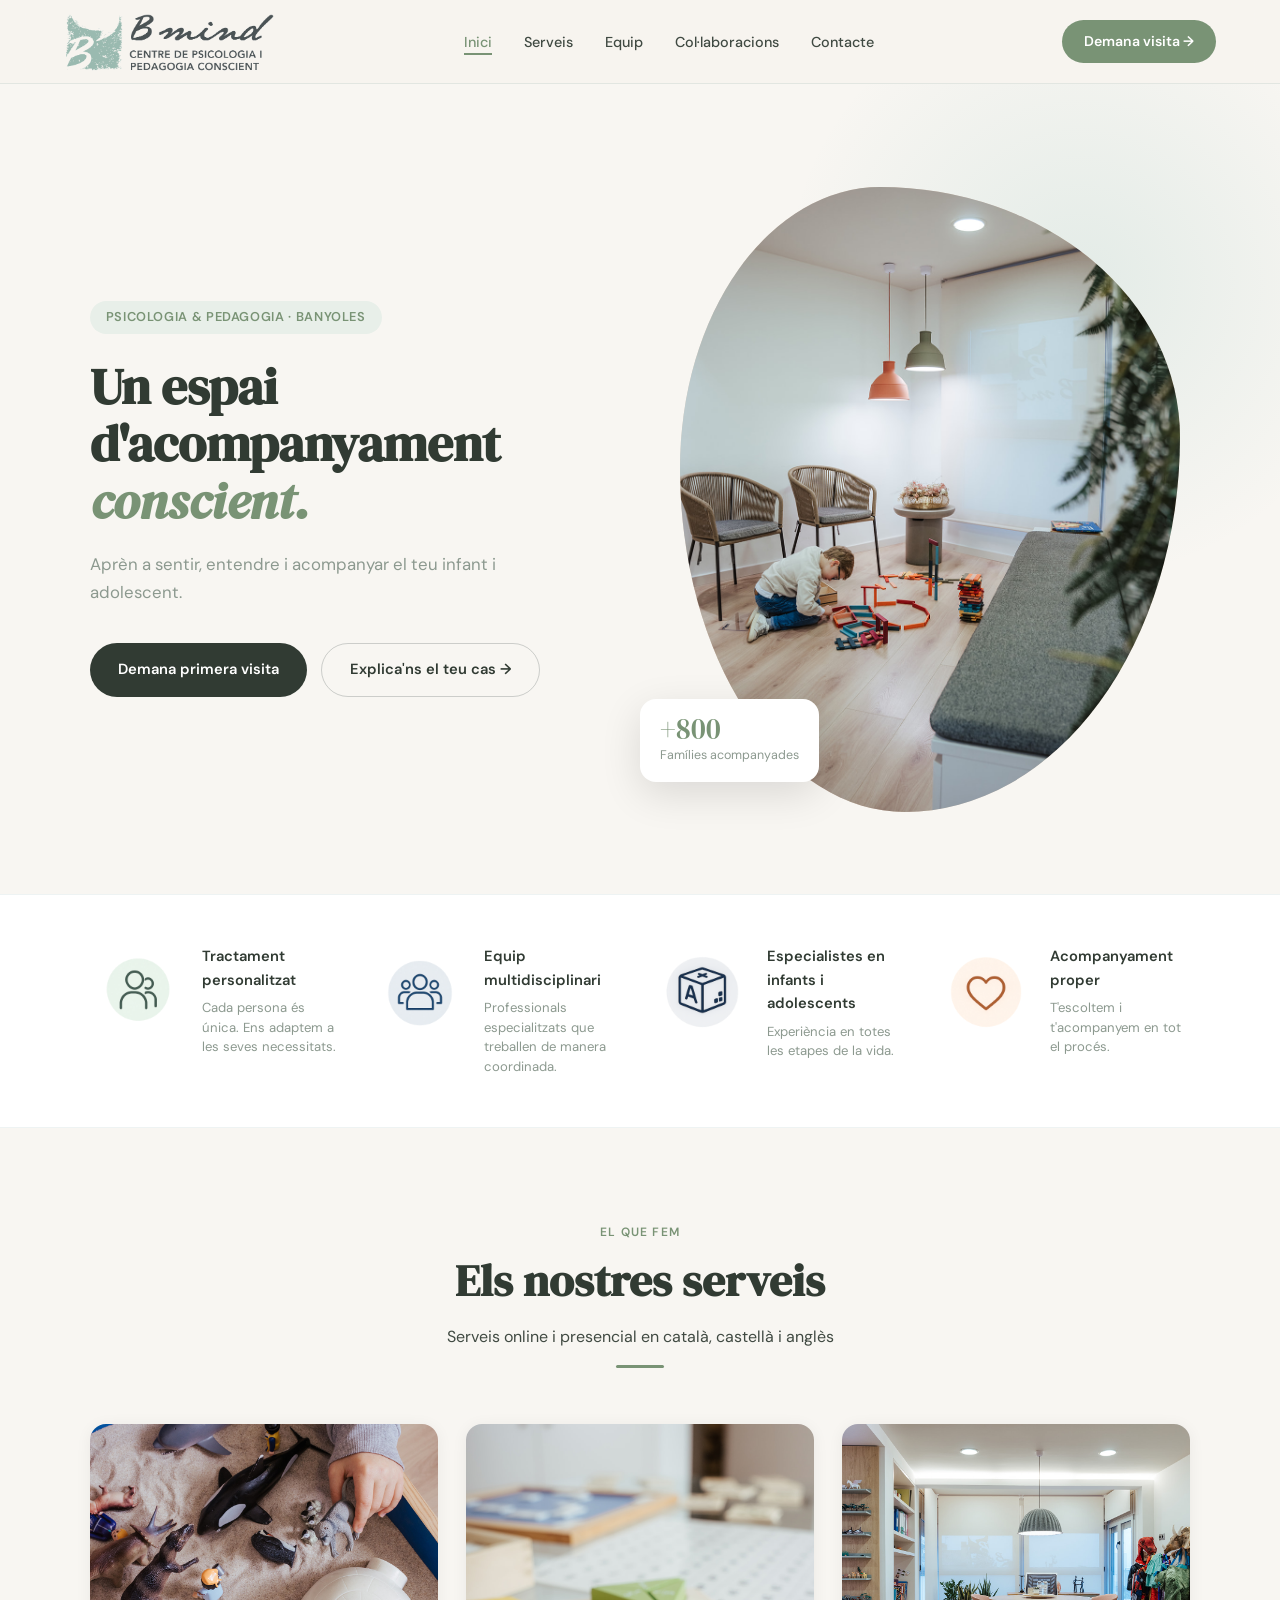
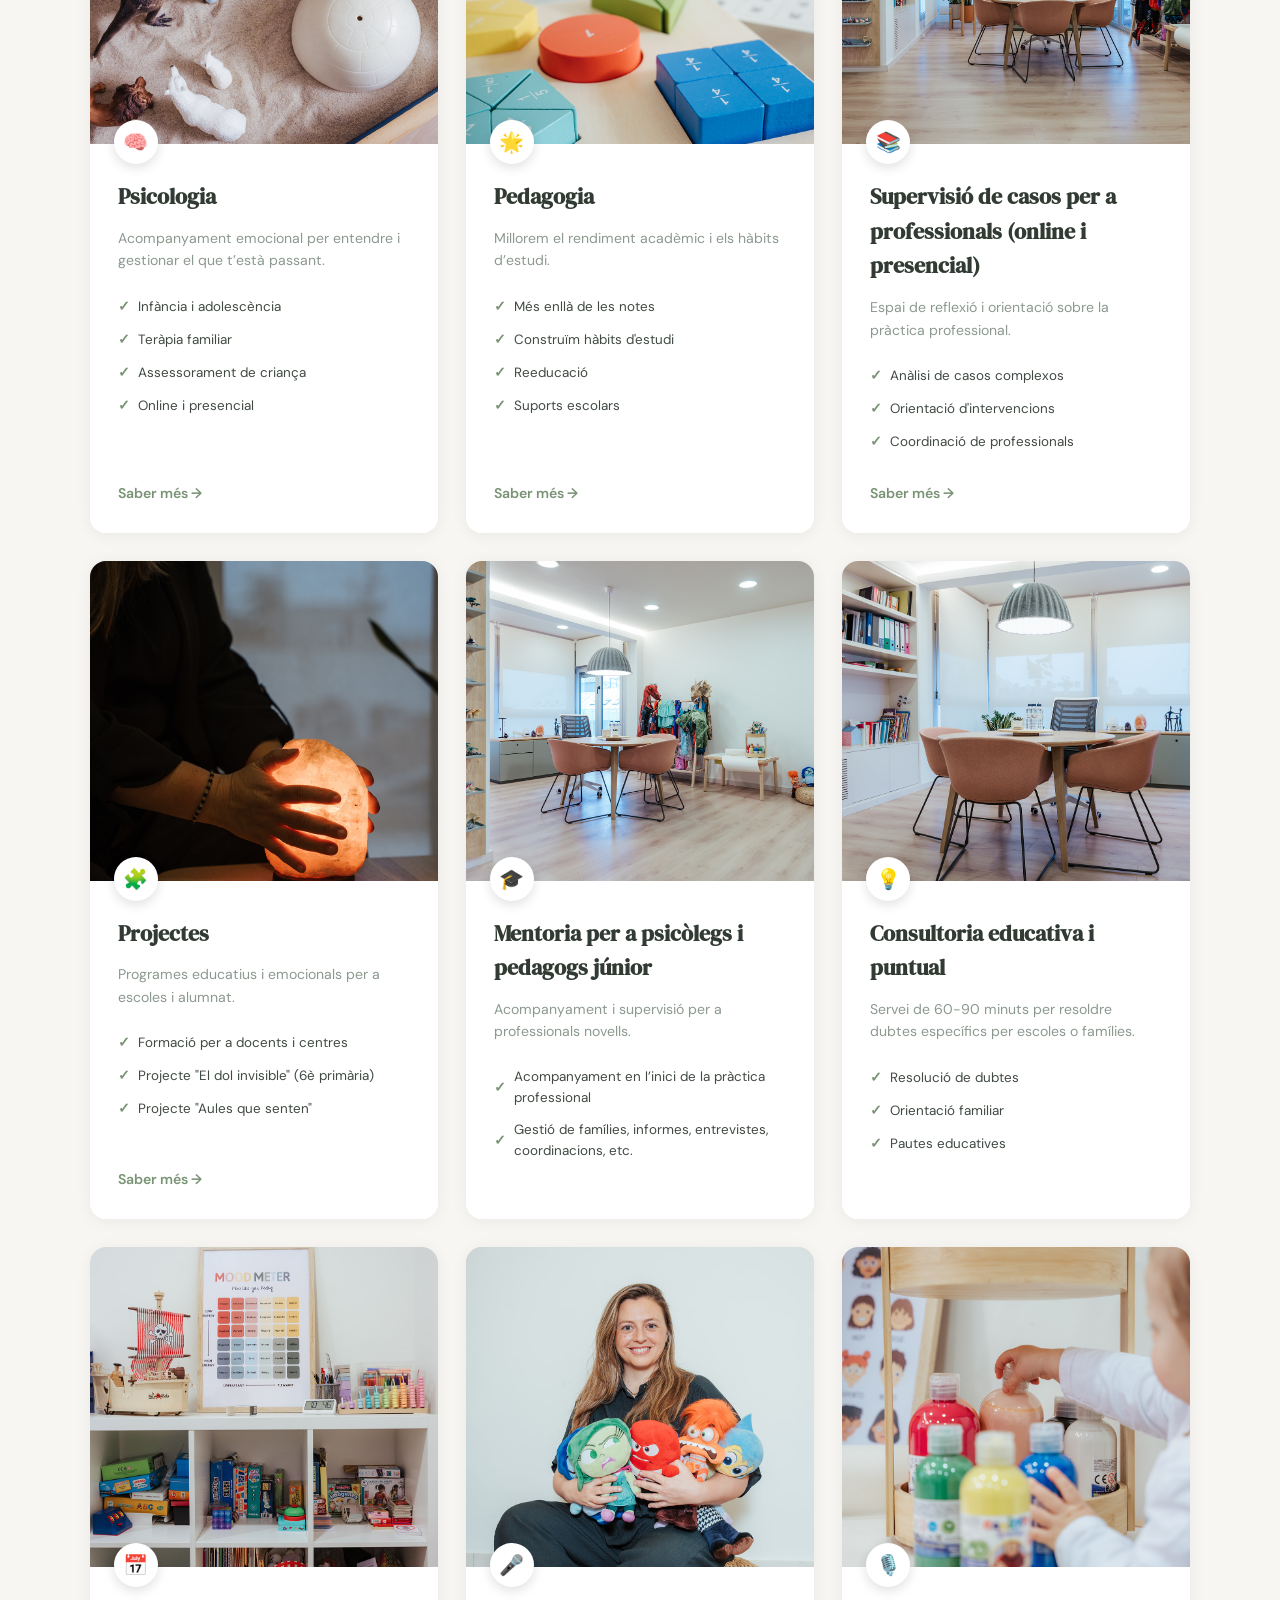
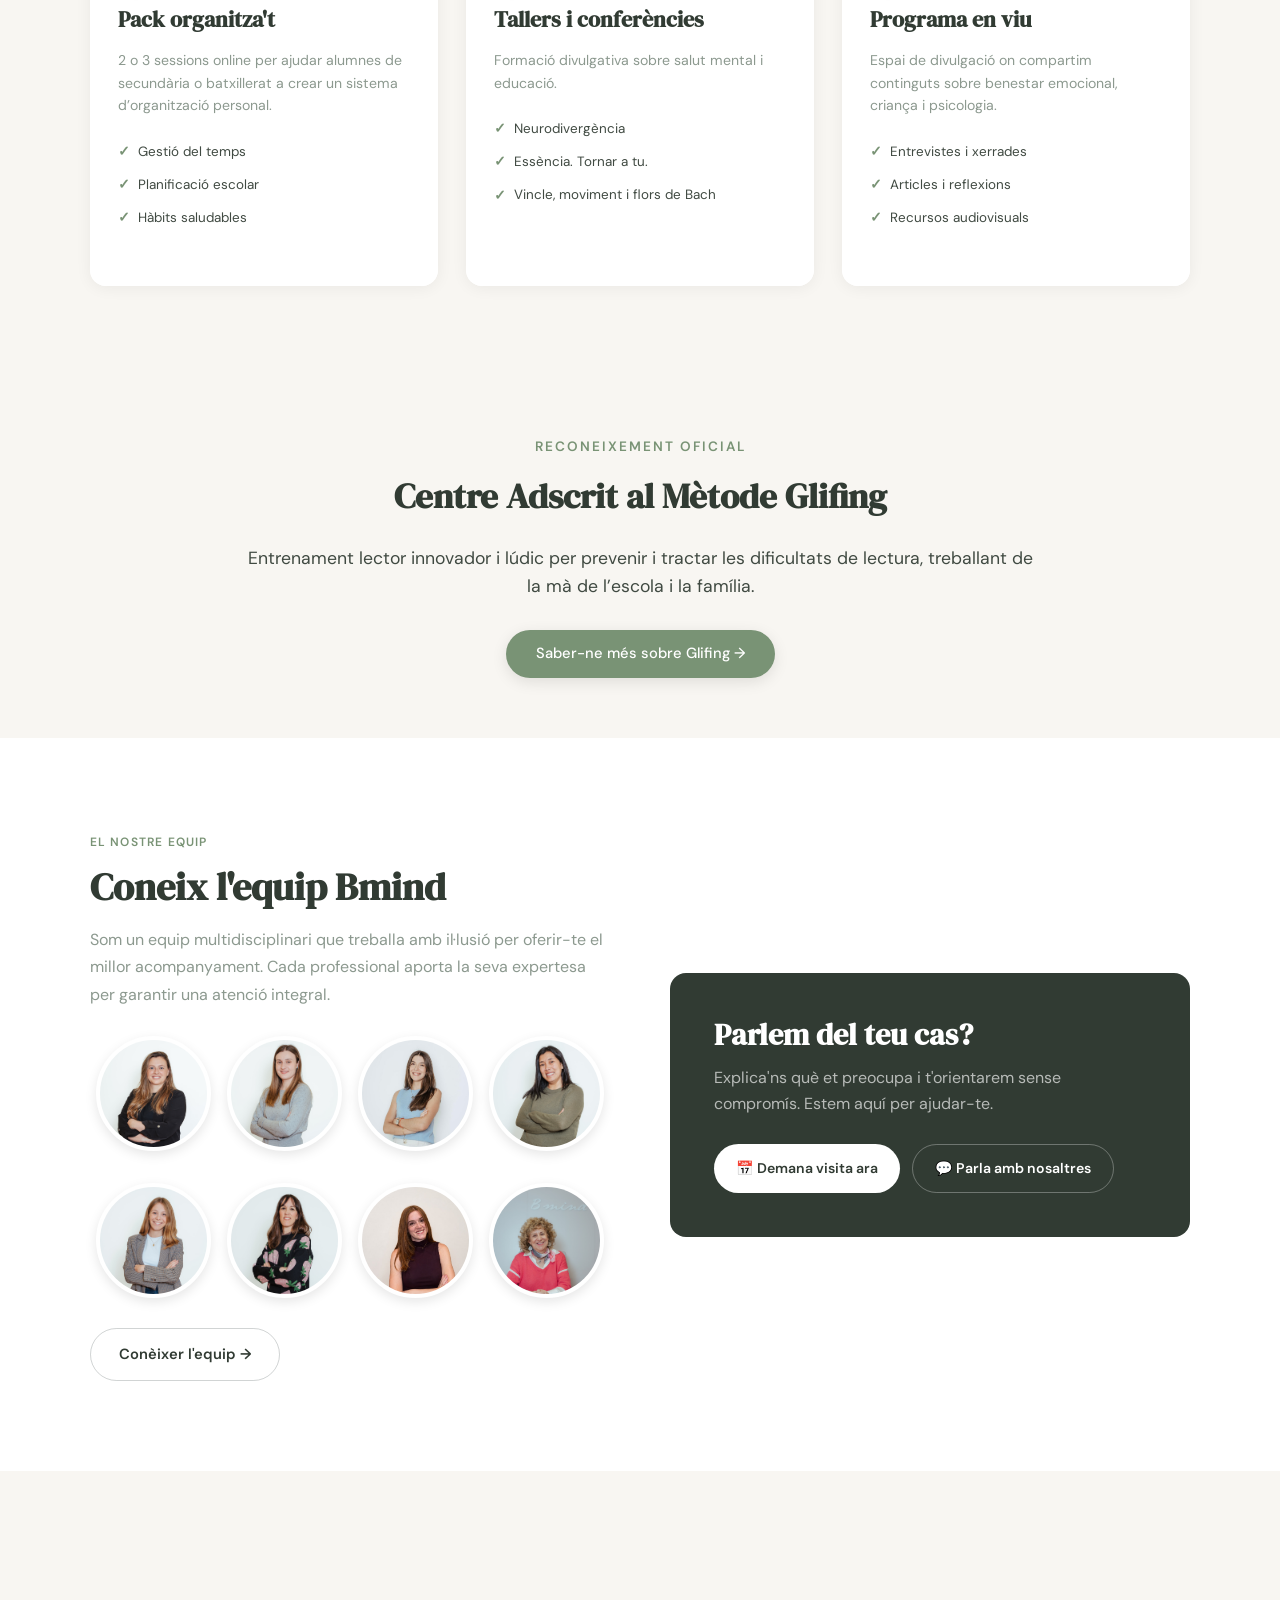
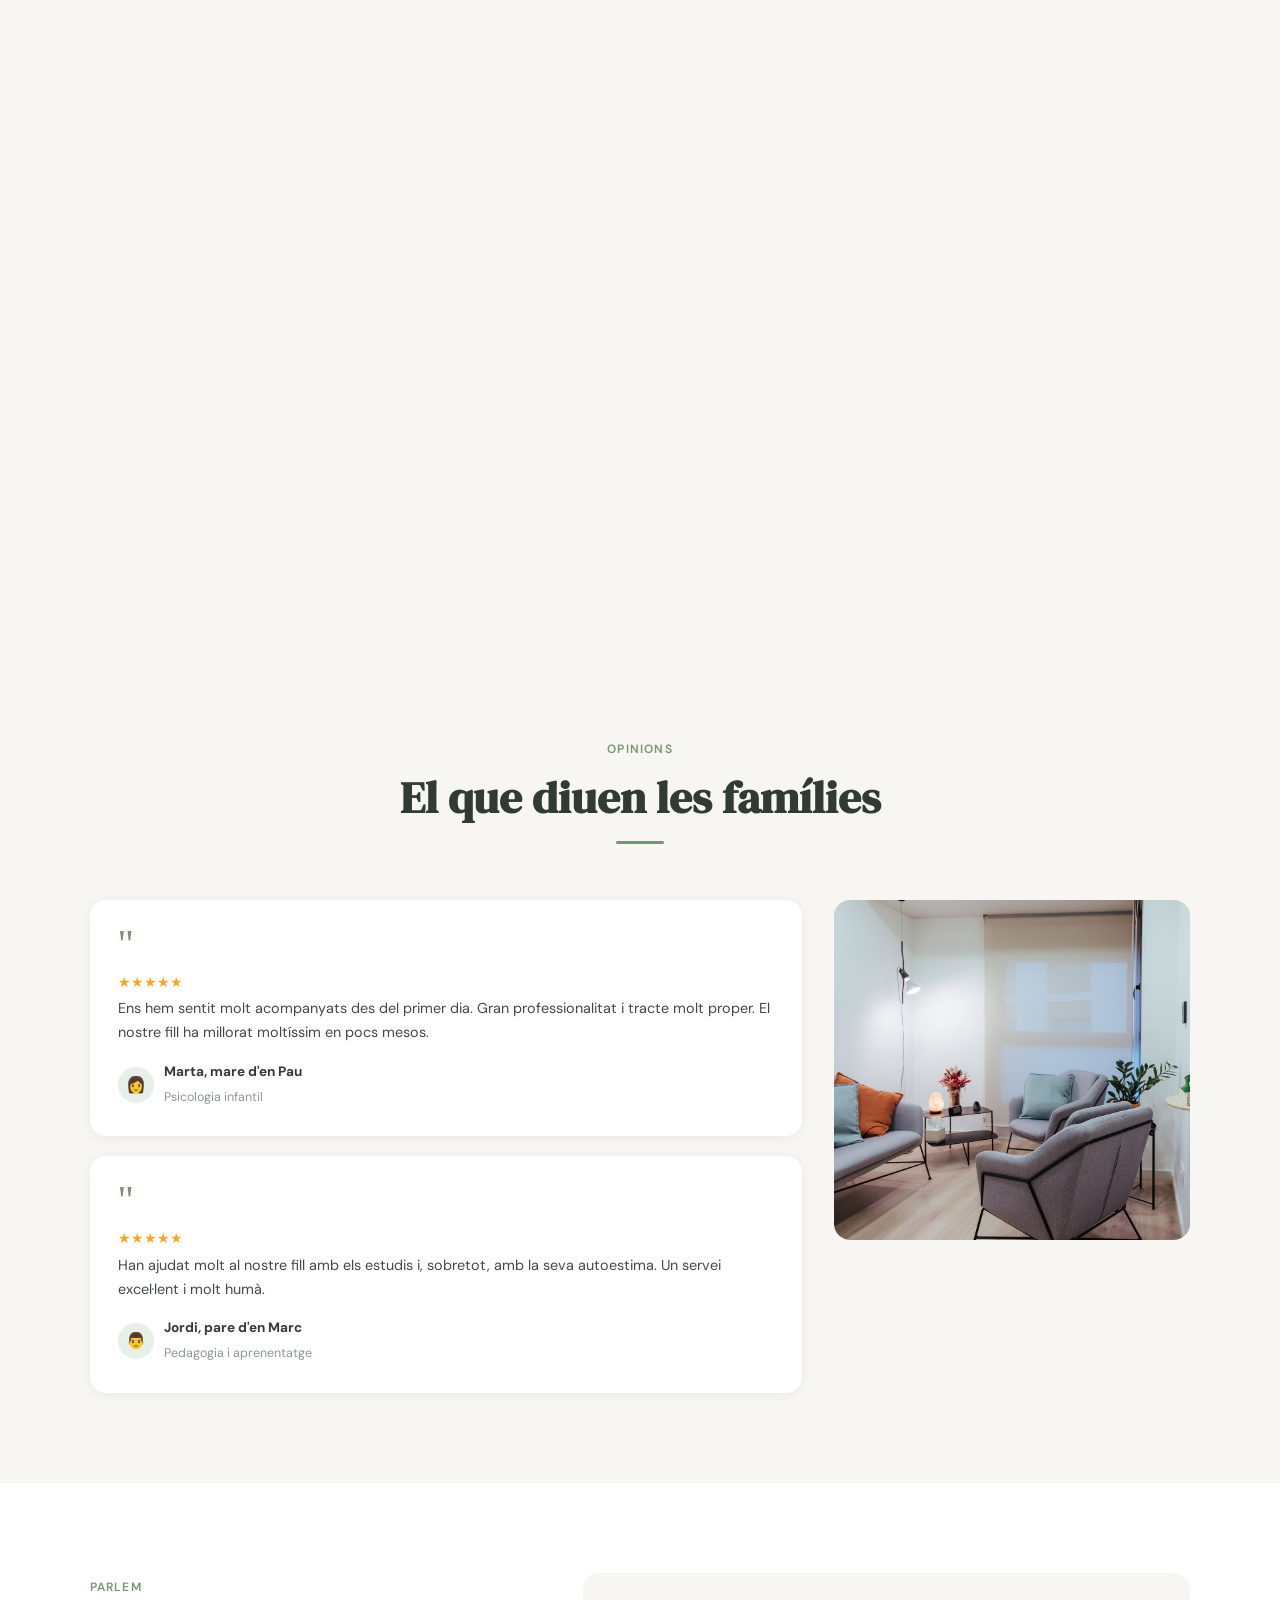
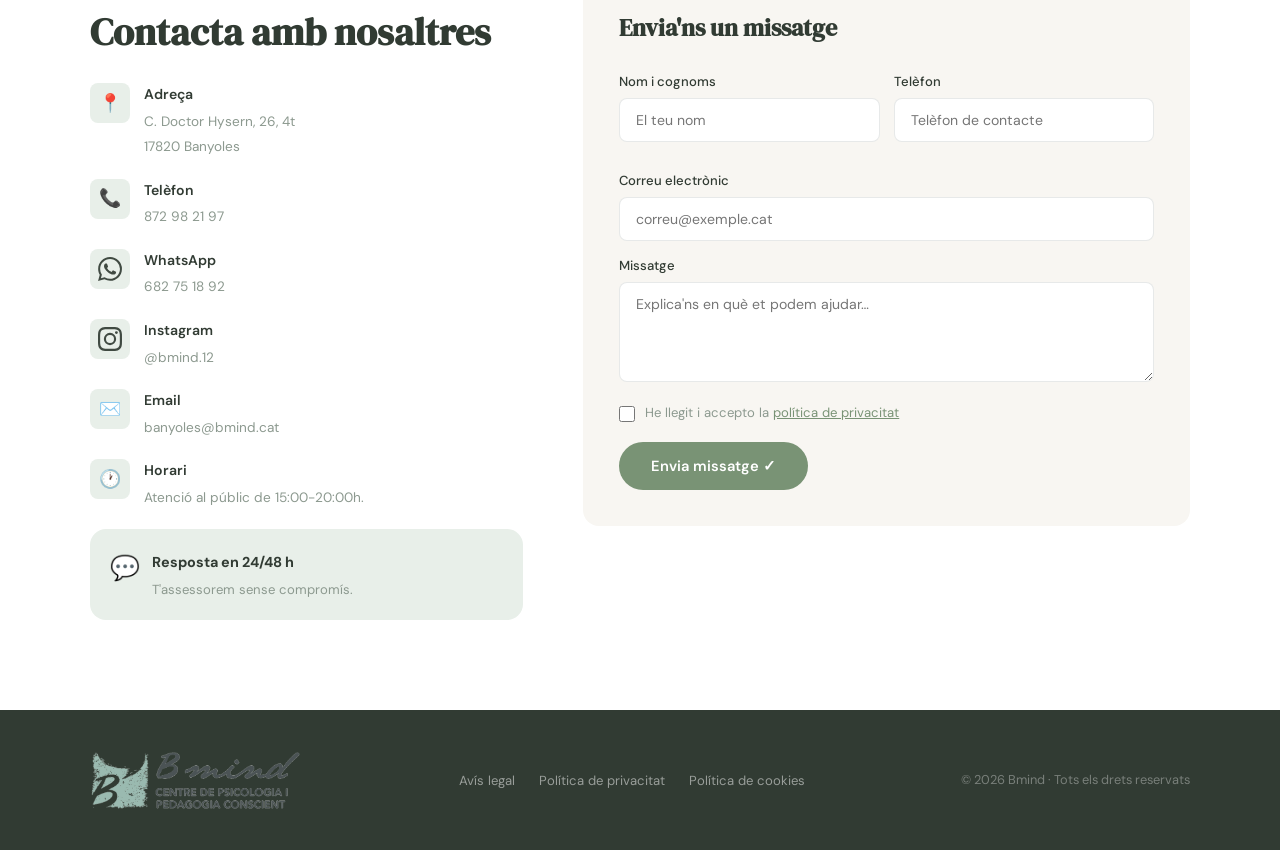
<file: index.html>
<!DOCTYPE html>
<html lang="ca">

<head>
  <meta charset="UTF-8">
  <meta name="viewport" content="width=device-width, initial-scale=1.0">
  <title>Bmind – Psicologia i Pedagogia</title>
  <link
    href="https://fonts.googleapis.com/css2?family=DM+Serif+Display:ital@0;1&family=DM+Sans:wght@300;400;500;600&display=swap"
    rel="stylesheet">
  <link rel="stylesheet" href="style.css">
  <!-- Google tag (gtag.js) -->
  <script async src="https://www.googletagmanager.com/gtag/js?id=G-RXYBE85Y4N"></script>
  <script>
    window.dataLayer = window.dataLayer || [];
    function gtag(){dataLayer.push(arguments);}
    gtag('js', new Date());

    gtag('config', 'G-RXYBE85Y4N');
  </script>
</head>

<body>

  <!-- NAV -->
      <nav>
    <a href="index.html" class="logo">
      <img src="images/transparent-image-2.png" alt="Bmind" style="height: 60px; width: auto;">
    </a>
    <ul class="nav-links">
      <li><a href="#" class="active">Inici</a></li>
      <li><a href="#services">Serveis</a></li>
      <li><a href="#team">Equip</a></li>
      <li><a href="#collaborations">Col·laboracions</a></li>
      <li><a href="#contact">Contacte</a></li>
    </ul>
    <a href="#contact" class="nav-cta">Demana visita →</a>
  </nav>

  <!-- HERO -->
  <section class="hero">
    <div class="hero-content fade-up">
      <div class="hero-badge">Psicologia &amp; Pedagogia · Banyoles</div>
      <h1>Un espai<br>d'acompanyament<br><em>conscient.</em></h1>
      <p class="hero-sub">Aprèn a sentir, entendre i acompanyar el teu infant i adolescent.</p>
      <div class="hero-btns">
        <a href="#contact" class="btn-primary">Demana primera visita</a>
        <a href="#services" class="btn-outline">Explica'ns el teu cas →</a>
      </div>
    </div>
    <div class="hero-image fade-up" style="animation-delay:0.2s">
      <div class="hero-img-wrap">
        <div class="carousel-container">
          <img src="images/Bmind_025.jpg" alt="Sessió de psicologia" class="carousel-img active">
          <img src="images/Bmind_027.jpg" alt="Sessió de psicologia" class="carousel-img">
          <img src="images/Bmind_028.jpg" alt="Sessió de psicologia" class="carousel-img">
          <img src="images/Bmind_029.jpg" alt="Sessió de psicologia" class="carousel-img">
          <img src="images/Bmind_030.jpg" alt="Sessió de psicologia" class="carousel-img">
          <img src="images/Bmind_031.jpg" alt="Sessió de psicologia" class="carousel-img">
          <img src="images/Bmind_033.jpg" alt="Sessió de psicologia" class="carousel-img">
          <img src="images/Bmind_034.jpg" alt="Sessió de psicologia" class="carousel-img">
        </div>
      </div>
      <div class="hero-img-card">
        <div>
          <div class="stat">+800</div>
          <p>Famílies acompanyades</p>
        </div>
      </div>
    </div>
  </section>

  <!-- FEATURES STRIP -->
  <div class="features fade-up">
    <div class="feature-item">
      <div class="feat-icon"><img src="images/personalitzat.png" alt="Tractament personalitzat"
          style="width: 96px; height: 96px; object-fit: contain;"></div>
      <div>
        <h4>Tractament personalitzat</h4>
        <p>Cada persona és única. Ens adaptem a les seves necessitats.</p>
      </div>
    </div>
    <div class="feature-item">
      <div class="feat-icon"><img src="images/multidisciplinari.png" alt="Equip multidisciplinari"
          style="width: 96px; height: 96px; object-fit: contain;"></div>
      <div>
        <h4>Equip multidisciplinari</h4>
        <p>Professionals especialitzats que treballen de manera coordinada.</p>
      </div>
    </div>
    <div class="feature-item">
      <div class="feat-icon"><img src="images/especialistes.png" alt="Especialistes en infants i adolescents"
          style="width: 96px; height: 96px; object-fit: contain;"></div>
      <div>
        <h4>Especialistes en infants i adolescents</h4>
        <p>Experiència en totes les etapes de la vida.</p>
      </div>
    </div>
    <div class="feature-item">
      <div class="feat-icon"><img src="images/proper.png" alt="Acompanyament proper"
          style="width: 96px; height: 96px; object-fit: contain;"></div>
      <div>
        <h4>Acompanyament proper</h4>
        <p>T'escoltem i t'acompanyem en tot el procés.</p>
      </div>
    </div>
  </div>

  <!-- SERVICES -->
  <section class="services" id="services">
    <div class="section-header fade-up">
      <span class="section-label">El que fem</span>
      <h2>Els nostres serveis</h2>
      <p style="margin-top: 1rem; color: var(--text);">Serveis online i presencial en català, castellà i anglès</p>
      <div class="section-divider"></div>
    </div>
    <div class="services-grid">
      <div class="service-card fade-up">
        <div class="service-card-img">
          <a href="psicologia.html" style="display: block; width: 100%; height: 100%;">
            <img src="images/Bmind_141.jpg" alt="Psicologia">
          </a>
          <div class="service-card-icon">🧠</div>
        </div>
        <div class="service-card-body">
          <h3>Psicologia</h3>
          <p>Acompanyament emocional per entendre i gestionar el que t’està passant.</p>
          <ul class="service-list">
            <li>Infància i adolescència</li>
            <li>Teràpia familiar</li>
            <li>Assessorament de criança</li>
            <li>Online i presencial</li>
          </ul>
          <a href="psicologia.html" class="btn-link">Saber més →</a>
        </div>
      </div>
      <div class="service-card fade-up" style="transition-delay:0.1s">
        <div class="service-card-img">
          <a href="pedagogia.html" style="display: block; width: 100%; height: 100%;">
            <img src="images/Bmind_080.jpg" alt="Infants i adolescència">
          </a>
          <div class="service-card-icon">🌟</div>
        </div>
        <div class="service-card-body">
          <h3>Pedagogia</h3>
          <p>Millorem el rendiment acadèmic i els hàbits d’estudi.</p>
          <ul class="service-list">
            <li>Més enllà de les notes</li>
            <li>Construïm hàbits d'estudi</li>
            <li>Reeducació</li>
            <li>Suports escolars</li>
          </ul>
          <a href="pedagogia.html" class="btn-link">Saber més →</a>
        </div>
      </div>
      <div class="service-card fade-up" style="transition-delay:0.2s">
        <div class="service-card-img">
          <a href="supervisio.html" style="display: block; width: 100%; height: 100%;">
            <img src="images/Bmind_027.jpg" alt="Supervisió de casos per a professionals">
          </a>
          <div class="service-card-icon">📚</div>
        </div>
        <div class="service-card-body">
          <h3>Supervisió de casos per a professionals (online i presencial)</h3>
          <p>Espai de reflexió i orientació sobre la pràctica professional.</p>
          <ul class="service-list">
            <li>Anàlisi de casos complexos</li>
            <li>Orientació d'intervencions</li>
            <li>Coordinació de professionals</li>
          </ul>
          <a href="supervisio.html" class="btn-link">Saber més →</a>
        </div>
      </div>
      
      <div class="service-card fade-up" style="transition-delay:0.3s">
        <div class="service-card-img">
          <a href="projectes.html" style="display: block; width: 100%; height: 100%;">
            <img src="images/Bmind_121.jpg" alt="Projectes educatius i emocionals" style="object-position: center 65%;">
          </a>
          <div class="service-card-icon">🧩</div>
        </div>
        <div class="service-card-body">
          <h3>Projectes</h3>
          <p>Programes educatius i emocionals per a escoles i alumnat.</p>
          <ul class="service-list">
            <li>Formació per a docents i centres</li>
            <li>Projecte "El dol invisible" (6è primària)</li>
            <li>Projecte "Aules que senten"</li>
          </ul>
          <a href="projectes.html" class="btn-link">Saber més →</a>
        </div>
      </div>

      <div class="service-card fade-up" style="transition-delay:0.4s">
        <div class="service-card-img">
          <img src="images/Bmind_029.jpg" alt="Mentoria per a psicòlegs i pedagogs júnior">
          <div class="service-card-icon">🎓</div>
        </div>
        <div class="service-card-body">
          <h3>Mentoria per a psicòlegs i pedagogs júnior</h3>
          <p>Acompanyament i supervisió per a professionals novells.</p>
          <ul class="service-list">
            <li>Acompanyament en l’inici de la pràctica professional</li>
            <li>Gestió de famílies, informes, entrevistes, coordinacions, etc.</li>
          </ul>
        </div>
      </div>

      <div class="service-card fade-up" style="transition-delay:0.5s">
        <div class="service-card-img">
          <img src="images/Bmind_030.jpg" alt="Consultoria educativa i puntual">
          <div class="service-card-icon">💡</div>
        </div>
        <div class="service-card-body">
          <h3>Consultoria educativa i puntual</h3>
          <p>Servei de 60-90 minuts per resoldre dubtes específics per escoles o famílies.</p>
          <ul class="service-list">
            <li>Resolució de dubtes</li>
            <li>Orientació familiar</li>
            <li>Pautes educatives</li>
          </ul>
        </div>
      </div>

      <div class="service-card fade-up" style="transition-delay:0.6s">
        <div class="service-card-img">
          <img src="images/Bmind_055.jpg" alt="Pack organitza't">
          <div class="service-card-icon">📅</div>
        </div>
        <div class="service-card-body">
          <h3>Pack organitza't</h3>
          <p>2 o 3 sessions online per ajudar alumnes de secundària o batxillerat a crear un sistema d’organització personal.</p>
          <ul class="service-list">
            <li>Gestió del temps</li>
            <li>Planificació escolar</li>
            <li>Hàbits saludables</li>
          </ul>
        </div>
      </div>

      <div class="service-card fade-up" style="transition-delay:0.7s">
        <div class="service-card-img">
          <img src="images/Bmind_113.jpg" alt="Tallers i conferències" style="object-position: center 35%;">
          <div class="service-card-icon">🎤</div>
        </div>
        <div class="service-card-body">
          <h3>Tallers i conferències</h3>
          <p>Formació divulgativa sobre salut mental i educació.</p>
          <ul class="service-list">
            <li>Neurodivergència</li>
            <li>Essència. Tornar a tu.</li>
            <li>Vincle, moviment i flors de Bach</li>
          </ul>
        </div>
      </div>

      <div class="service-card fade-up" style="transition-delay:0.8s">
        <div class="service-card-img">
          <img src="images/Bmind_127.jpg" alt="Programa en viu">
          <div class="service-card-icon">🎙️</div>
        </div>
        <div class="service-card-body">
          <h3>Programa en viu</h3>
          <p>Espai de divulgació on compartim continguts sobre benestar emocional, criança i psicologia.</p>
          <ul class="service-list">
            <li>Entrevistes i xerrades</li>
            <li>Articles i reflexions</li>
            <li>Recursos audiovisuals</li>
          </ul>
        </div>
      </div>

    </div>
  </section>

  <!-- GLIFING BANNER -->
  <section style="background: var(--cream); padding: 60px 20px; text-align: center; margin-bottom: 0;">
    <div style="max-width: 800px; margin: 0 auto; display: flex; flex-direction: column; align-items: center; justify-content: center;">
      <span style="text-transform: uppercase; letter-spacing: 2px; color: var(--teal); font-size: 0.85rem; font-weight: 600; margin-bottom: 10px; display: block;">Reconeixement Oficial</span>
      <h2 style="font-family: 'DM Serif Display', serif; font-size: 2.2rem; color: var(--dark); margin-bottom: 20px;">Centre Adscrit al Mètode Glifing</h2>
      <p style="color: var(--text); font-size: 1.1rem; line-height: 1.6; margin-bottom: 30px;">
        Entrenament lector innovador i lúdic per prevenir i tractar les dificultats de lectura, treballant de la mà de l’escola i la família.
      </p>
      <a href="https://glifing.com/ca/" target="_blank" class="btn-primary" style="display: inline-block; padding: 12px 30px; background-color: var(--teal); color: white; border-radius: 30px; text-decoration: none; font-weight: 500; transition: transform 0.2s, box-shadow 0.2s; box-shadow: 0 4px 15px rgba(0,0,0,0.1);" onmouseover="this.style.transform='translateY(-2px)';" onmouseout="this.style.transform='none';">Saber-ne més sobre Glifing &rarr;</a>
    </div>
  </section>

  <!-- TEAM -->
  <section class="team" id="team">
    <div class="team-grid">
      <div class="team-content fade-up">
        <span class="section-label">El nostre equip</span>
        <h2>Coneix l'equip Bmind</h2>
        <p>Som un equip multidisciplinari que treballa amb il·lusió per oferir-te el millor acompanyament. Cada
          professional aporta la seva expertesa per garantir una atenció integral.</p>
        <div class="team-avatars-container" style="display: flex; flex-direction: column; gap: 32px; margin-bottom: 30px;">
          <svg width="0" height="0" style="position:absolute;">
            <defs>
              <path id="avatar-top-arc" d="M 18,85 A 67,67 0 0,1 152,85" />
              <path id="avatar-bottom-arc" d="M 14,85 A 71,71 0 0,0 156,85" />
            </defs>
          </svg>
          <div class="team-avatars" style="margin: 0;">
            <div class="avatar" onclick="window.location.href='equip.html'">
              <img src="images/Equip_1.jpg" alt="Equip 1">
              <svg class="avatar-text-svg" viewBox="0 0 170 170"><circle cx="85" cy="85" r="71" fill="none" stroke="rgba(255, 255, 255, 0.95)" stroke-width="24" /><text class="avatar-name" text-anchor="middle"><textPath href="#avatar-top-arc" startOffset="50%">Maria Figueras</textPath></text><text class="avatar-role" text-anchor="middle" dominant-baseline="hanging"><textPath href="#avatar-bottom-arc" startOffset="50%">Directora</textPath></text></svg>
            </div>
            <div class="avatar" onclick="window.location.href='equip.html'">
              <img src="images/Equip_2.jpg" alt="Equip 2">
              <svg class="avatar-text-svg" viewBox="0 0 170 170"><circle cx="85" cy="85" r="71" fill="none" stroke="rgba(255, 255, 255, 0.95)" stroke-width="24" /><text class="avatar-name" text-anchor="middle"><textPath href="#avatar-top-arc" startOffset="50%">Marta Oller</textPath></text><text class="avatar-role" text-anchor="middle" dominant-baseline="hanging"><textPath href="#avatar-bottom-arc" startOffset="50%">Psicopedagoga</textPath></text></svg>
            </div>
            <div class="avatar" onclick="window.location.href='equip.html'">
              <img src="images/foto_andrea.jpg" alt="Andrea">
              <svg class="avatar-text-svg" viewBox="0 0 170 170"><circle cx="85" cy="85" r="71" fill="none" stroke="rgba(255, 255, 255, 0.95)" stroke-width="24" /><text class="avatar-name" text-anchor="middle"><textPath href="#avatar-top-arc" startOffset="50%">Andrea Coloma</textPath></text><text class="avatar-role" text-anchor="middle" dominant-baseline="hanging"><textPath href="#avatar-bottom-arc" startOffset="50%">Psicòloga</textPath></text></svg>
            </div>
            <div class="avatar" onclick="window.location.href='equip.html'">
              <img src="images/Equip_4.jpg" alt="Equip 4">
              <svg class="avatar-text-svg" viewBox="0 0 170 170"><circle cx="85" cy="85" r="71" fill="none" stroke="rgba(255, 255, 255, 0.95)" stroke-width="24" /><text class="avatar-name" text-anchor="middle"><textPath href="#avatar-top-arc" startOffset="50%">Patrícia Rodríguez</textPath></text><text class="avatar-role" text-anchor="middle" dominant-baseline="hanging"><textPath href="#avatar-bottom-arc" startOffset="50%">Pedagoga</textPath></text></svg>
            </div>
          </div>
          <div class="team-avatars" style="margin: 0; justify-content: center;">
            <div class="avatar" onclick="window.location.href='equip.html'">
              <img src="images/Equip_5.jpg" alt="Equip 5">
              <svg class="avatar-text-svg" viewBox="0 0 170 170"><circle cx="85" cy="85" r="71" fill="none" stroke="rgba(255, 255, 255, 0.95)" stroke-width="24" /><text class="avatar-name" text-anchor="middle"><textPath href="#avatar-top-arc" startOffset="50%">Martina Flores</textPath></text><text class="avatar-role" text-anchor="middle" dominant-baseline="hanging"><textPath href="#avatar-bottom-arc" startOffset="50%">Psicòloga</textPath></text></svg>
            </div>
            <div class="avatar" onclick="window.location.href='equip.html'">
              <img src="images/Equip_6.jpg" alt="Equip 6">
              <svg class="avatar-text-svg" viewBox="0 0 170 170"><circle cx="85" cy="85" r="71" fill="none" stroke="rgba(255, 255, 255, 0.95)" stroke-width="24" /><text class="avatar-name" text-anchor="middle"><textPath href="#avatar-top-arc" startOffset="50%">Anna Cardó</textPath></text><text class="avatar-role" text-anchor="middle" dominant-baseline="hanging"><textPath href="#avatar-bottom-arc" startOffset="50%">Psicòloga</textPath></text></svg>
            </div>
            <div class="avatar" onclick="window.location.href='equip.html'">
              <img src="images/optimized_photo.jpg" alt="Tània Heras" style="object-position: 40% 45%;">
              <svg class="avatar-text-svg" viewBox="0 0 170 170"><circle cx="85" cy="85" r="71" fill="none" stroke="rgba(255, 255, 255, 0.95)" stroke-width="24" /><text class="avatar-name" text-anchor="middle"><textPath href="#avatar-top-arc" startOffset="50%">Tània Heras</textPath></text><text class="avatar-role" text-anchor="middle" dominant-baseline="hanging"><textPath href="#avatar-bottom-arc" startOffset="50%">Psicòloga</textPath></text></svg>
            </div>
            <div class="avatar" onclick="window.location.href='equip.html'">
              <img src="images/Equip_7.jpg" alt="Equip 7">
              <svg class="avatar-text-svg" viewBox="0 0 170 170"><circle cx="85" cy="85" r="71" fill="none" stroke="rgba(255, 255, 255, 0.95)" stroke-width="24" /><text class="avatar-name" text-anchor="middle"><textPath href="#avatar-top-arc" startOffset="50%">Rosa Masdevall</textPath></text><text class="avatar-role" text-anchor="middle" dominant-baseline="hanging"><textPath href="#avatar-bottom-arc" startOffset="50%">Recepció</textPath></text></svg>
            </div>
          </div>
        </div>
        <a href="equip.html" class="btn-outline">Conèixer l'equip →</a>
      </div>
      <div class="cta-box fade-up" style="transition-delay:0.15s">
        <h3>Parlem del teu cas?</h3>
        <p>Explica'ns què et preocupa i t'orientarem sense compromís. Estem aquí per ajudar-te.</p>
        <div class="cta-btns">
          <a href="#contact" class="btn-white">📅 Demana visita ara</a>
          <a href="https://wa.me/34872982197" class="btn-ghost-white">💬 Parla amb nosaltres</a>
        </div>
      </div>
    </div>
  </section>

  <!-- COLLABORATIONS -->
  <section class="collaborations fade-up" id="collaborations">
    <div class="section-header">
      <span class="section-label">Xarxa</span>
      <h2>Col·laboracions</h2>
      <div class="section-divider"></div>
    </div>
    <div class="collaborations-text">
      <p>Treballem en xarxa amb altres professionals i entitats per oferir un servei integral.</p>
    </div>

    <div class="collaborations-grid" style="display: grid; grid-template-columns: repeat(auto-fit, minmax(300px, 1fr)); gap: 30px; margin-top: 50px; text-align: left; max-width: 1000px; margin-left: auto; margin-right: auto;">
      
      <div class="collab-card" style="background: rgba(255,255,255,0.05); padding: 40px; border-radius: 16px; border: 1px solid rgba(255,255,255,0.1); transition: transform 0.3s; cursor: pointer;" onmouseover="this.style.transform='translateY(-5px)';" onmouseout="this.style.transform='none';" onclick="window.location.href='sanacio.html'">
        <h3 style="color: var(--teal-light); margin-bottom: 5px; font-family: 'DM Serif Display', serif; font-size: 1.6rem;">SANACIÓ</h3>
        <h4 style="color: white; margin-bottom: 20px; font-weight: 500; font-size: 1.1rem;">ISABEL PALLISERA</h4>
        <div style="border-left: 3px solid var(--teal-light); padding-left: 15px; margin-bottom: 25px;">
          <p style="color: rgba(255,255,255,0.85); font-style: italic; margin-bottom: 0;">“Un espai de connexió interior, consciència i benestar per a infants, adolescents i adults”.</p>
        </div>
        <p style="color: rgba(255,255,255,0.7); font-size: 0.95rem; margin-bottom: 0; line-height: 1.7;">Sanació és un espai d’acompanyament orientat a afavorir la connexió amb un mateix, l’escolta interior i el desenvolupament personal. Parteix d’una mirada integral de la persona, tenint en compte no només aspectes emocionals, cognitius i físics, sinó també la dimensió més profunda relacionada amb el sentit, els valors, la consciència i el benestar interior.</p>
        <p style="margin-top: 20px;"><span style="color: var(--teal-light); font-weight: bold; text-decoration: none;">Llegir més &rarr;</span></p>
      </div>



    </div>
  </section>

  <!-- TESTIMONIALS -->
  <section class="testimonials">
    <div class="section-header fade-up">
      <span class="section-label">Opinions</span>
      <h2>El que diuen les famílies</h2>
      <div class="section-divider"></div>
    </div>
    <div class="testimonials-grid">
      <div class="reviews-col">
        <div class="review-card fade-up">
          <div class="quote-mark">"</div>
          <div class="stars">★★★★★</div>
          <p>Ens hem sentit molt acompanyats des del primer dia. Gran professionalitat i tracte molt proper. El nostre
            fill ha millorat moltíssim en pocs mesos.</p>
          <div class="review-author">
            <div class="review-avatar">👩</div>
            <div>
              <strong>Marta, mare d'en Pau</strong>
              <span>Psicologia infantil</span>
            </div>
          </div>
        </div>
        <div class="review-card fade-up" style="transition-delay:0.1s">
          <div class="quote-mark">"</div>
          <div class="stars">★★★★★</div>
          <p>Han ajudat molt al nostre fill amb els estudis i, sobretot, amb la seva autoestima. Un servei excel·lent i
            molt humà.</p>
          <div class="review-author">
            <div class="review-avatar">👨</div>
            <div>
              <strong>Jordi, pare d'en Marc</strong>
              <span>Pedagogia i aprenentatge</span>
            </div>
          </div>
        </div>
      </div>
      <div class="testimonials-image fade-up" style="transition-delay:0.2s">
        <img src="images/opinions.jpg" alt="Ambient acollidor"
          style="width:100%;height:100%;object-fit:cover;border-radius:var(--radius)">
      </div>
    </div>
  </section>

  <!-- CONTACT -->
  <section class="contact" id="contact">
    <div class="contact-grid">
      <div class="contact-info fade-up">
        <span class="section-label">Parlem</span>
        <h2>Contacta amb nosaltres</h2>
        <div class="info-item">
          <div class="info-icon">📍</div>
          <div>
            <strong>Adreça</strong>
            <span>C. Doctor Hysern, 26, 4t<br>17820 Banyoles</span>
          </div>
        </div>
        <div class="info-item">
          <div class="info-icon">📞</div>
          <div>
            <strong>Telèfon</strong>
            <span>872 98 21 97</span>
          </div>
        </div>
        <div class="info-item">
          <div class="info-icon" style="display:flex; align-items:center; justify-content:center;">
            <svg xmlns="http://www.w3.org/2000/svg" width="24" height="24" viewBox="0 0 24 24" fill="currentColor">
              <path d="M17.472 14.382c-.297-.149-1.758-.867-2.03-.967-.273-.099-.471-.148-.67.15-.197.297-.767.966-.94 1.164-.173.199-.347.223-.644.075-.297-.15-1.255-.463-2.39-1.475-.883-.788-1.48-1.761-1.653-2.059-.173-.297-.018-.458.13-.606.134-.133.298-.347.446-.52.149-.174.198-.298.298-.497.099-.198.05-.371-.025-.52-.075-.149-.669-1.612-.916-2.207-.242-.579-.487-.5-.669-.51a12.8 12.8 0 0 0-.57-.01c-.198 0-.52.074-.792.372-.272.297-1.04 1.016-1.04 2.479 0 1.462 1.065 2.875 1.213 3.074.149.198 2.096 3.2 5.077 4.487.709.306 1.262.489 1.694.625.712.227 1.36.195 1.871.118.571-.085 1.758-.719 2.006-1.413.248-.694.248-1.289.173-1.413-.074-.124-.272-.198-.57-.347m-5.421 7.403h-.004a9.87 9.87 0 0 1-5.031-1.378l-.361-.214-3.741.982.998-3.648-.235-.374a9.86 9.86 0 0 1-1.51-5.26c.001-5.45 4.436-9.884 9.888-9.884 2.64 0 5.122 1.03 6.988 2.898a9.825 9.825 0 0 1 2.893 6.994c-.003 5.45-4.437 9.884-9.885 9.884m8.413-18.297A11.815 11.815 0 0 0 12.05 0C5.495 0 .16 5.335.157 11.892c0 2.096.547 4.142 1.588 5.945L.057 24l6.305-1.654a11.882 11.882 0 0 0 5.683 1.448h.005c6.554 0 11.89-5.335 11.893-11.893a11.821 11.821 0 0 0-3.48-8.413Z"/>
            </svg>
          </div>
          <div>
            <strong>WhatsApp</strong>
            <span><a href="https://wa.me/34682751892" style="color: inherit; text-decoration: none;">682 75 18 92</a></span>
          </div>
        </div>
        <div class="info-item">
          <div class="info-icon" style="display:flex; align-items:center; justify-content:center;">
            <svg xmlns="http://www.w3.org/2000/svg" width="24" height="24" viewBox="0 0 24 24" fill="currentColor">
              <path d="M12 2.163c3.204 0 3.584.012 4.85.07 3.252.148 4.771 1.691 4.919 4.919.058 1.265.069 1.645.069 4.849 0 3.205-.012 3.584-.069 4.849-.149 3.225-1.664 4.771-4.919 4.919-1.266.058-1.644.07-4.85.07-3.204 0-3.584-.012-4.849-.07-3.26-.149-4.771-1.699-4.919-4.92-.058-1.265-.07-1.644-.07-4.849 0-3.204.013-3.583.07-4.849.149-3.227 1.664-4.771 4.919-4.919 1.266-.057 1.645-.069 4.849-.069zM12 0C8.741 0 8.333.014 7.053.072 2.695.272.273 2.69.073 7.052.014 8.333 0 8.741 0 12c0 3.259.014 3.668.072 4.948.2 4.358 2.618 6.78 6.98 6.98C8.333 23.986 8.741 24 12 24c3.259 0 3.668-.014 4.948-.072 4.354-.2 6.782-2.618 6.979-6.98.059-1.28.073-1.689.073-4.948 0-3.259-.014-3.667-.072-4.947-.196-4.354-2.617-6.78-6.979-6.98C15.668.014 15.259 0 12 0zm0 5.838a6.162 6.162 0 100 12.324 6.162 6.162 0 000-12.324zM12 16a4 4 0 110-8 4 4 0 010 8zm6.406-11.845a1.44 1.44 0 100 2.881 1.44 1.44 0 000-2.881z"/>
            </svg>
          </div>
          <div>
            <strong>Instagram</strong>
            <span><a href="https://www.instagram.com/bmind.12/" target="_blank" style="color: inherit; text-decoration: none;">@bmind.12</a></span>
          </div>
        </div>
        <div class="info-item">
          <div class="info-icon">✉️</div>
          <div>
            <strong>Email</strong>
            <span>banyoles@bmind.cat</span>
          </div>
        </div>
        <div class="info-item">
          <div class="info-icon">🕐</div>
          <div>
            <strong>Horari</strong>
            <span>Atenció al públic de 15:00-20:00h.</span>
          </div>
        </div>
        <div
          style="margin-top:20px;background:var(--teal-pale);border-radius:var(--radius);padding:20px;display:flex;gap:12px;align-items:flex-start">
          <span style="font-size:24px">💬</span>
          <div>
            <strong style="font-size:0.9rem;color:var(--dark)">Resposta en 24/48 h</strong>
            <p style="font-size:0.82rem;color:var(--muted);margin-top:4px">T'assessorem sense compromís.</p>
          </div>
        </div>
      </div>
      <div class="contact-form fade-up" style="transition-delay:0.15s">
        <h3 style="font-family:'DM Serif Display',serif;font-size:1.5rem;color:var(--dark);margin-bottom:24px">Envia'ns
          un missatge</h3>
        <form action="https://formsubmit.co/banyoles@bmind.cat" method="POST">
          <input type="hidden" name="_subject" value="Nou missatge des de la web Bmind">
          <input type="hidden" name="_template" value="table">
          <input type="hidden" name="_next" value="https://www.bmind.cat/gracies.html">
          <input type="hidden" name="_autoresponse" value="Gràcies per contactar amb Bmind. Hem rebut el teu missatge i et respondrem al més aviat possible. Una abraçada de part de l'equip.">
          <div class="form-row">
            <div class="form-group">
              <label>Nom i cognoms</label>
              <input type="text" name="nom" placeholder="El teu nom" required>
            </div>
            <div class="form-group">
              <label>Telèfon</label>
              <input type="tel" name="telefon" placeholder="Telèfon de contacte">
            </div>
          </div>
          <div class="form-group">
            <label>Correu electrònic</label>
            <input type="email" name="email" placeholder="correu@exemple.cat" required>
          </div>
          <div class="form-group">
            <label>Missatge</label>
            <textarea name="missatge" placeholder="Explica'ns en què et podem ajudar…" required></textarea>
          </div>
          <div class="form-check">
            <input type="checkbox" id="privacy" required>
            <label for="privacy">He llegit i accepto la <a href="#">política de privacitat</a></label>
          </div>
          <button type="submit" class="btn-submit">Envia missatge ✓</button>
        </form>
      </div>
    </div>
  </section>

  <!-- FOOTER -->
  <footer>
    <div class="footer-logo">
      <img src="images/transparent-image-2.png" alt="Bmind" style="height: 60px; width: auto;">
    </div>
    <ul class="footer-links">
      <li><a href="avis-legal.html">Avís legal</a></li>
      <li><a href="politica-de-privacitat.html">Política de privacitat</a></li>
      <li><a href="#">Política de cookies</a></li>
    </ul>
    <span class="footer-copy">© 2026 Bmind · Tots els drets reservats</span>
  </footer>

  <!-- SCROLL TO TOP -->
  <a href="#" class="scroll-top" id="scrollTop">↑</a>

  <script>
    // Intersection Observer for fade-up animations
    const observer = new IntersectionObserver((entries) => {
      entries.forEach(entry => {
        if (entry.isIntersecting) {
          entry.target.classList.add('visible');
        }
      });
    }, { threshold: 0.12, rootMargin: '0px 0px -40px 0px' });

    document.querySelectorAll('.fade-up').forEach(el => observer.observe(el));

    // Scroll to top button
    const scrollBtn = document.getElementById('scrollTop');
    window.addEventListener('scroll', () => {
      scrollBtn.classList.toggle('show', window.scrollY > 400);
    });


    // Trigger initial animations for above-fold elements
    document.querySelectorAll('.hero .fade-up').forEach((el, i) => {
      setTimeout(() => el.classList.add('visible'), i * 150);
    });

    // Carousel rotation - smooth and chill
    const carouselImgs = document.querySelectorAll('.carousel-img');
    let currentImageIndex = 0;

    function rotateCarousel() {
      // Remove active class from current image
      carouselImgs[currentImageIndex].classList.remove('active');
      
      // Move to next image
      currentImageIndex = (currentImageIndex + 1) % carouselImgs.length;
      
      // Add active class to next image
      carouselImgs[currentImageIndex].classList.add('active');
    }

    // Change image every 6 seconds (relaxed pace)
    if (carouselImgs.length > 1) {
      setInterval(rotateCarousel, 6000);
    }

    // Custom smooth scroll for anchor links with slower transition
    document.querySelectorAll('a[href^="#"]').forEach(anchor => {
      anchor.addEventListener('click', function (e) {
        e.preventDefault();
        const targetId = this.getAttribute('href');
        let targetPosition = 0;

        if (targetId !== '#') {
          const targetElement = document.querySelector(targetId);
          if (targetElement) {
            targetPosition = targetElement.getBoundingClientRect().top + window.pageYOffset;
          }
        }

        const startPosition = window.pageYOffset;
        const distance = targetPosition - startPosition;
        const duration = 1000; // 1000ms = 1s, slower than native smooth scrolling
        let start = null;

        window.requestAnimationFrame(function step(timestamp) {
          if (!start) start = timestamp;
          const progress = timestamp - start;
          const easeInOutCubic = progress < duration / 2
            ? 4 * Math.pow(progress / duration, 3)
            : 1 - Math.pow(-2 * progress / duration + 2, 3) / 2;

          window.scrollTo(0, startPosition + distance * easeInOutCubic);

          if (progress < duration) {
            window.requestAnimationFrame(step);
          } else {
            window.scrollTo(0, targetPosition);
          }
        });
      });
    });
  </script>
</body>

</html>
</file>
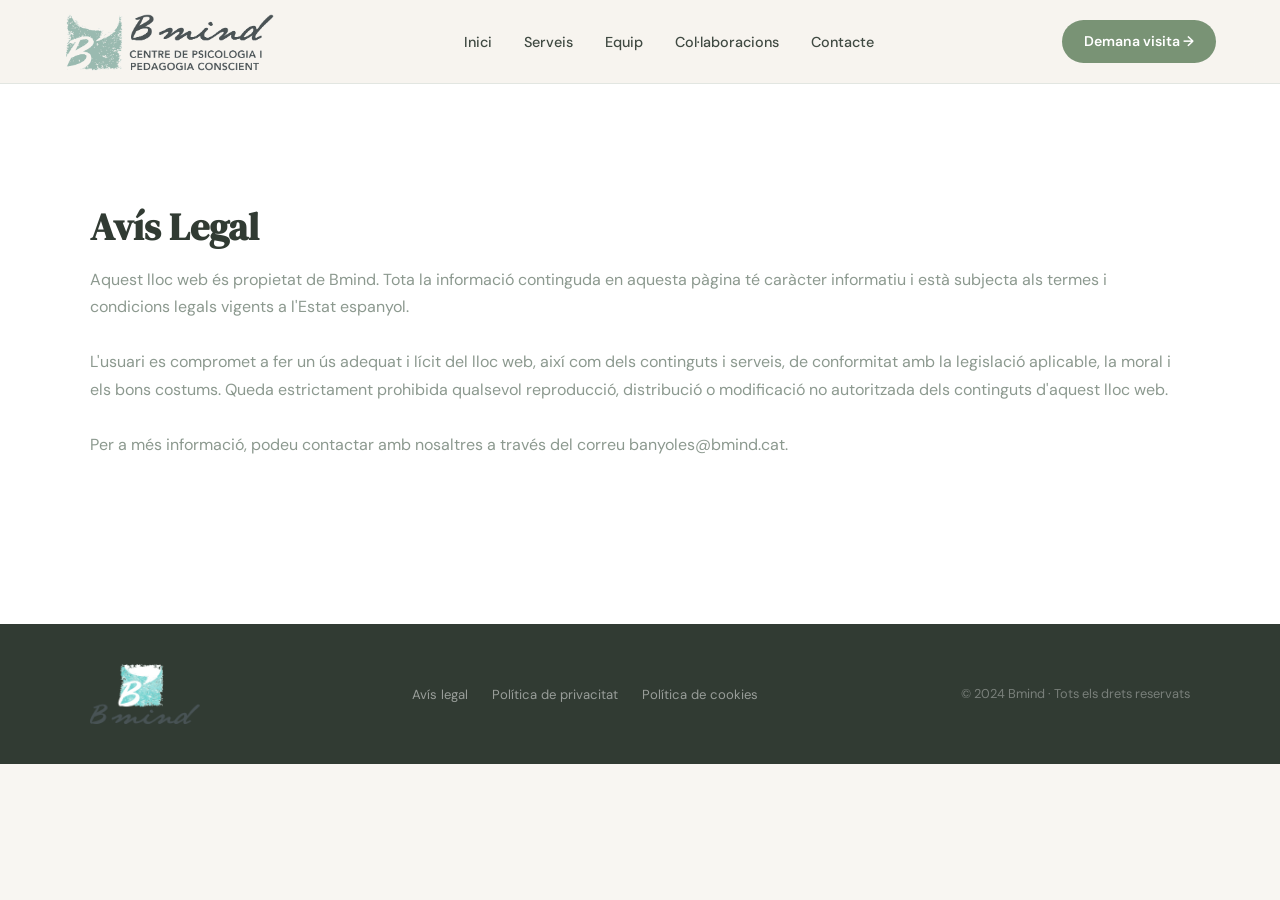
<file: avis-legal.html>
<!DOCTYPE html>
<html lang="ca">
<head>
  <meta charset="UTF-8">
  <meta name="viewport" content="width=device-width, initial-scale=1.0">
  <title>Avís Legal – Bmind</title>
  <link href="https://fonts.googleapis.com/css2?family=DM+Serif+Display:ital@0;1&family=DM+Sans:wght@300;400;500;600&display=swap" rel="stylesheet">
  <link rel="stylesheet" href="style.css">
  <!-- Google tag (gtag.js) -->
  <script async src="https://www.googletagmanager.com/gtag/js?id=G-RXYBE85Y4N"></script>
  <script>
    window.dataLayer = window.dataLayer || [];
    function gtag(){dataLayer.push(arguments);}
    gtag('js', new Date());

    gtag('config', 'G-RXYBE85Y4N');
  </script>
</head>
<body>
      <nav>
    <a href="index.html" class="logo">
      <img src="images/transparent-image-2.png" alt="Bmind" style="height: 60px; width: auto;">
    </a>
    <ul class="nav-links">
      <li><a href="index.html">Inici</a></li>
      <li><a href="index.html#services">Serveis</a></li>
      <li><a href="index.html#team">Equip</a></li>
      <li><a href="index.html#collaborations">Col·laboracions</a></li>
      <li><a href="index.html#contact">Contacte</a></li>
    </ul>
    <a href="index.html#contact" class="nav-cta">Demana visita →</a>
  </nav>

  <section class="team" style="min-height: 60vh; padding: 120px 7%;">
    <div class="team-content">
      <h2>Avís Legal</h2>
      <p>Aquest lloc web és propietat de Bmind. Tota la informació continguda en aquesta pàgina té caràcter informatiu i està subjecta als termes i condicions legals vigents a l'Estat espanyol.</p>
      <p>L'usuari es compromet a fer un ús adequat i lícit del lloc web, així com dels continguts i serveis, de conformitat amb la legislació aplicable, la moral i els bons costums. Queda estrictament prohibida qualsevol reproducció, distribució o modificació no autoritzada dels continguts d'aquest lloc web.</p>
      <p>Per a més informació, podeu contactar amb nosaltres a través del correu banyoles@bmind.cat.</p>
    </div>
  </section>

  <footer>
    <div class="footer-logo">
      <img src="images/bmind-logo.png" alt="Bmind" style="height: 60px; width: auto;">
    </div>
    <ul class="footer-links">
      <li><a href="avis-legal.html">Avís legal</a></li>
      <li><a href="politica-de-privacitat.html">Política de privacitat</a></li>
      <li><a href="#">Política de cookies</a></li>
    </ul>
    <span class="footer-copy">© 2024 Bmind · Tots els drets reservats</span>
  </footer>
</body>
</html>
</file>
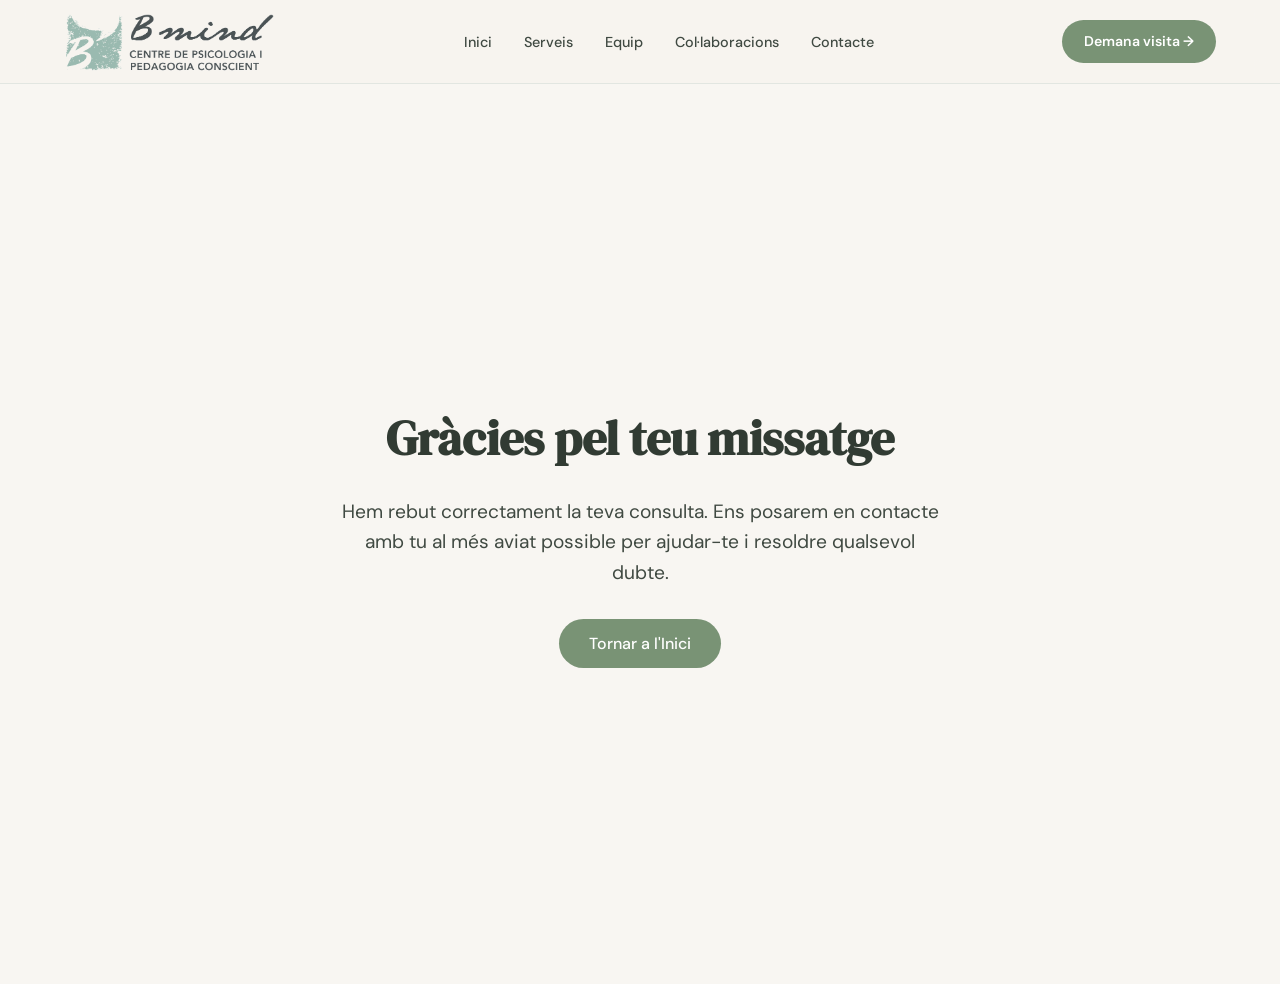
<file: gracies.html>
<!DOCTYPE html>
<html lang="ca">
<head>
  <meta charset="UTF-8">
  <meta name="viewport" content="width=device-width, initial-scale=1.0">
  <title>Gràcies – Bmind</title>
  <link href="https://fonts.googleapis.com/css2?family=DM+Serif+Display:ital@0;1&family=DM+Sans:wght@300;400;500;600&display=swap" rel="stylesheet">
  <link rel="stylesheet" href="style.css">
  <style>
    .gracies-container {
      min-height: 100vh;
      display: flex;
      flex-direction: column;
      align-items: center;
      justify-content: center;
      text-align: center;
      padding: 20px;
    }
    .gracies-container h1 {
      font-family: 'DM Serif Display', serif;
      font-size: 3rem;
      color: var(--dark);
      margin-bottom: 20px;
    }
    .gracies-container p {
      font-size: 1.2rem;
      color: var(--text);
      margin-bottom: 30px;
      max-width: 600px;
    }
    .btn-tornar {
      display: inline-block;
      padding: 12px 30px;
      background-color: var(--teal);
      color: white;
      border-radius: 30px;
      text-decoration: none;
      font-weight: 500;
      transition: transform 0.2s, box-shadow 0.2s;
    }
    .btn-tornar:hover {
      transform: translateY(-2px);
      box-shadow: 0 4px 15px rgba(0,0,0,0.1);
    }
  </style>
</head>
<body>
  <nav>
    <a href="index.html" class="logo">
      <img src="images/transparent-image-2.png" alt="Bmind" style="height: 60px; width: auto;">
    </a>
    <ul class="nav-links">
      <li><a href="index.html">Inici</a></li>
      <li><a href="index.html#services">Serveis</a></li>
      <li><a href="equip.html">Equip</a></li>
      <li><a href="index.html#collaborations">Col·laboracions</a></li>
      <li><a href="index.html#contact">Contacte</a></li>
    </ul>
    <a href="index.html#contact" class="nav-cta">Demana visita →</a>
  </nav>

  <div class="gracies-container">
    <h1>Gràcies pel teu missatge</h1>
    <p>Hem rebut correctament la teva consulta. Ens posarem en contacte amb tu al més aviat possible per ajudar-te i resoldre qualsevol dubte.</p>
    <a href="index.html" class="btn-tornar">Tornar a l'Inici</a>
  </div>

</body>
</html>
</file>
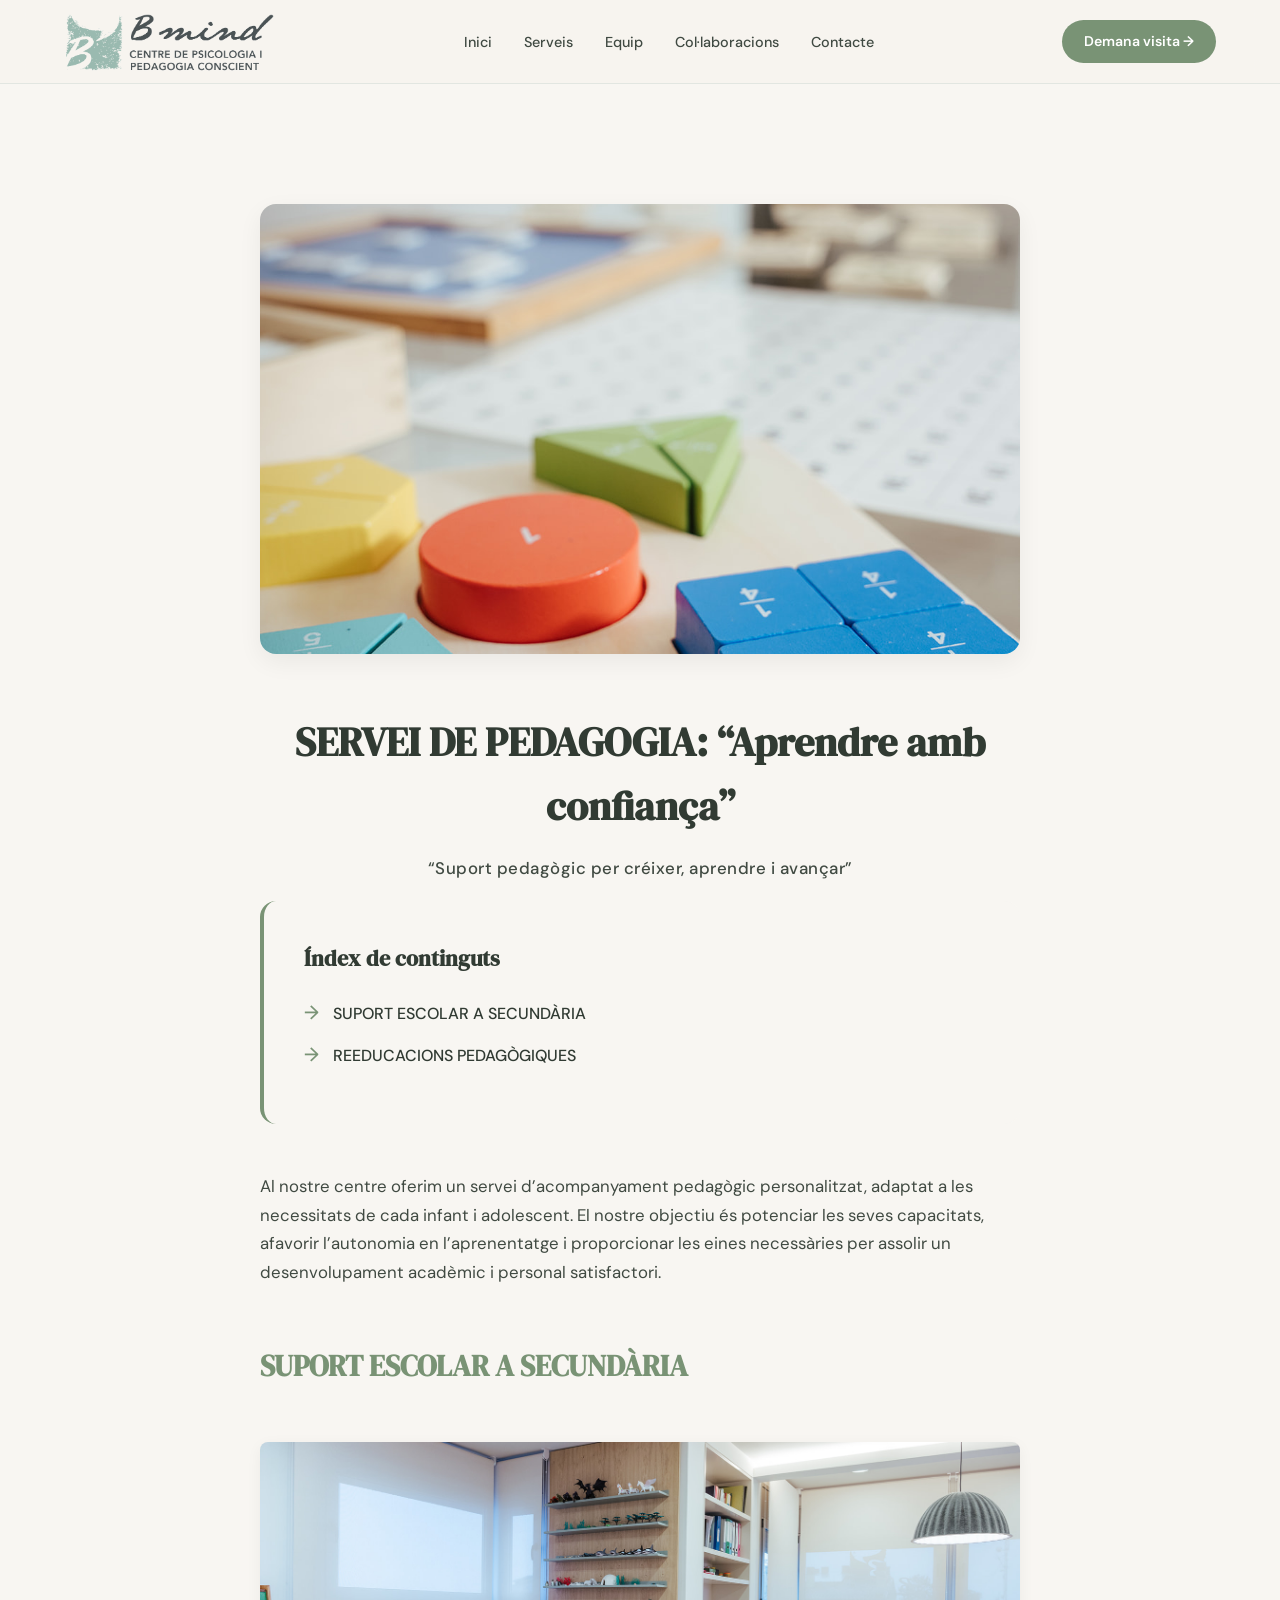
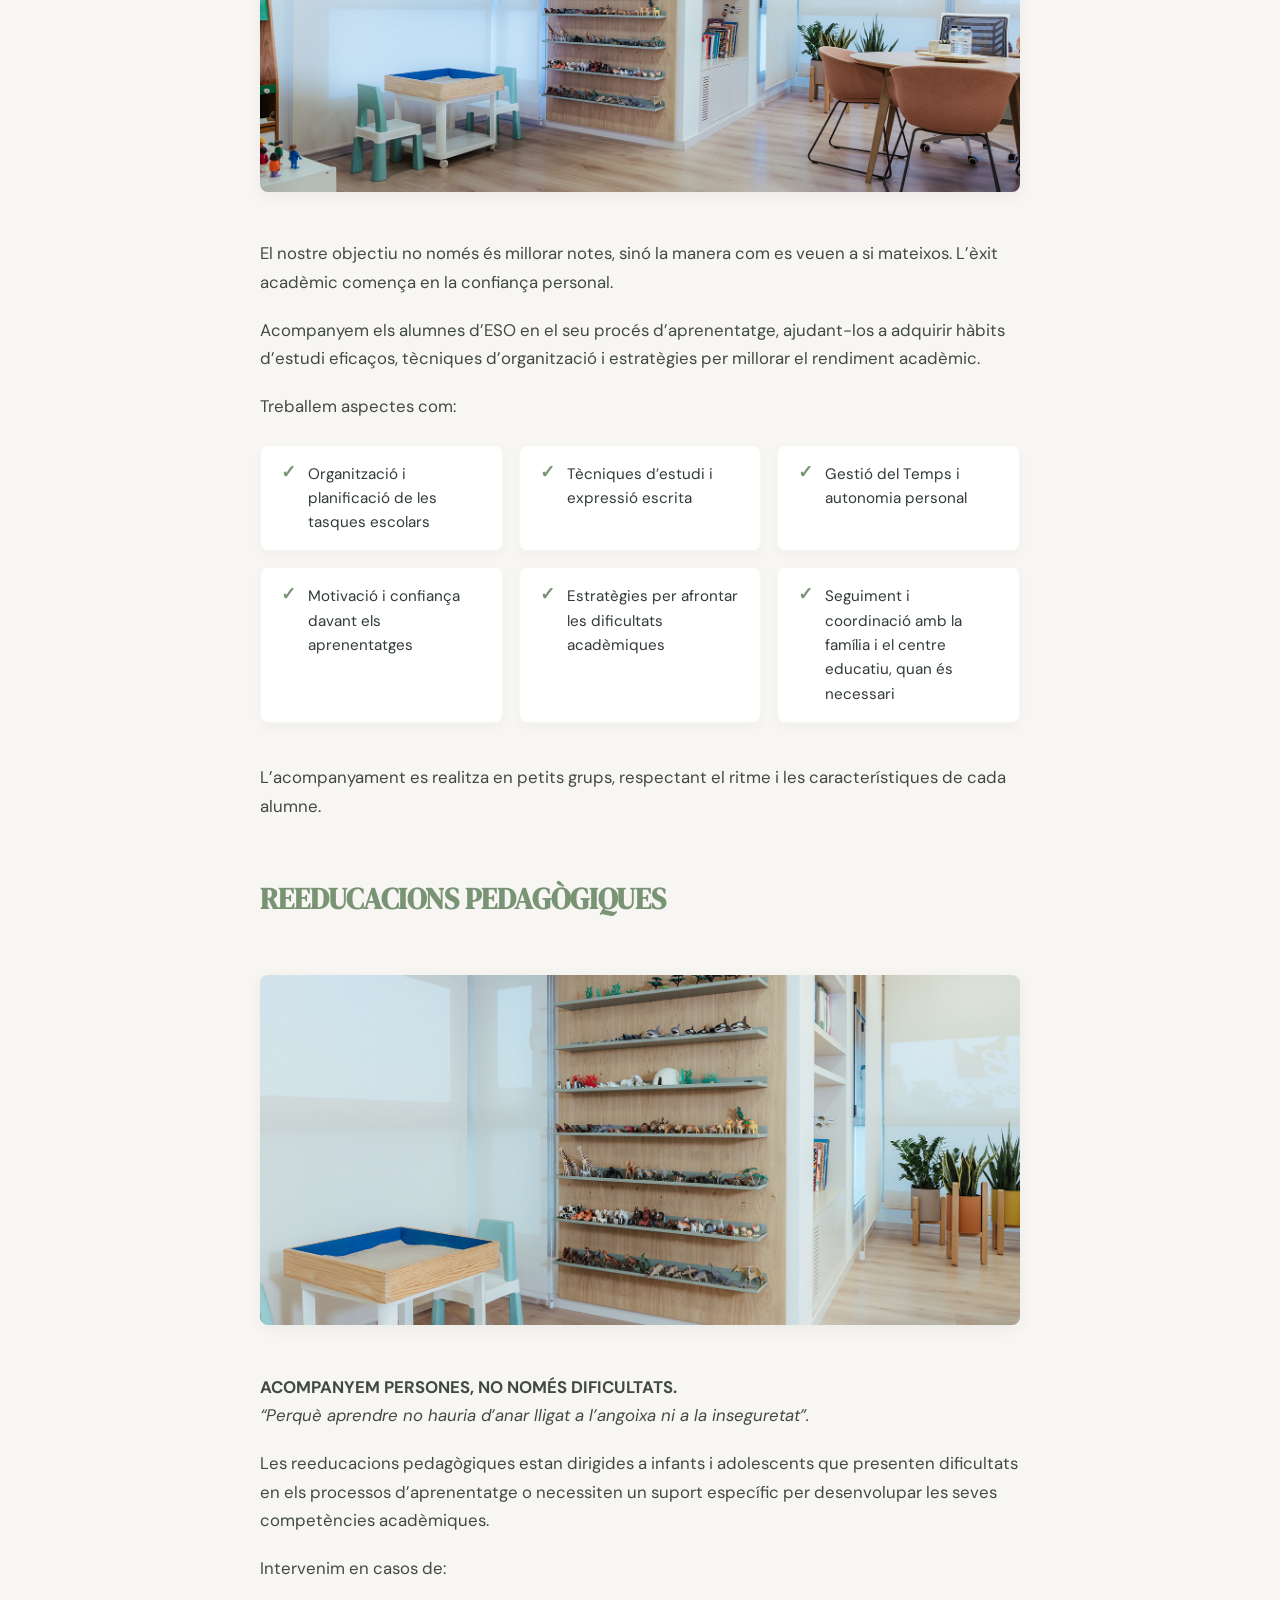
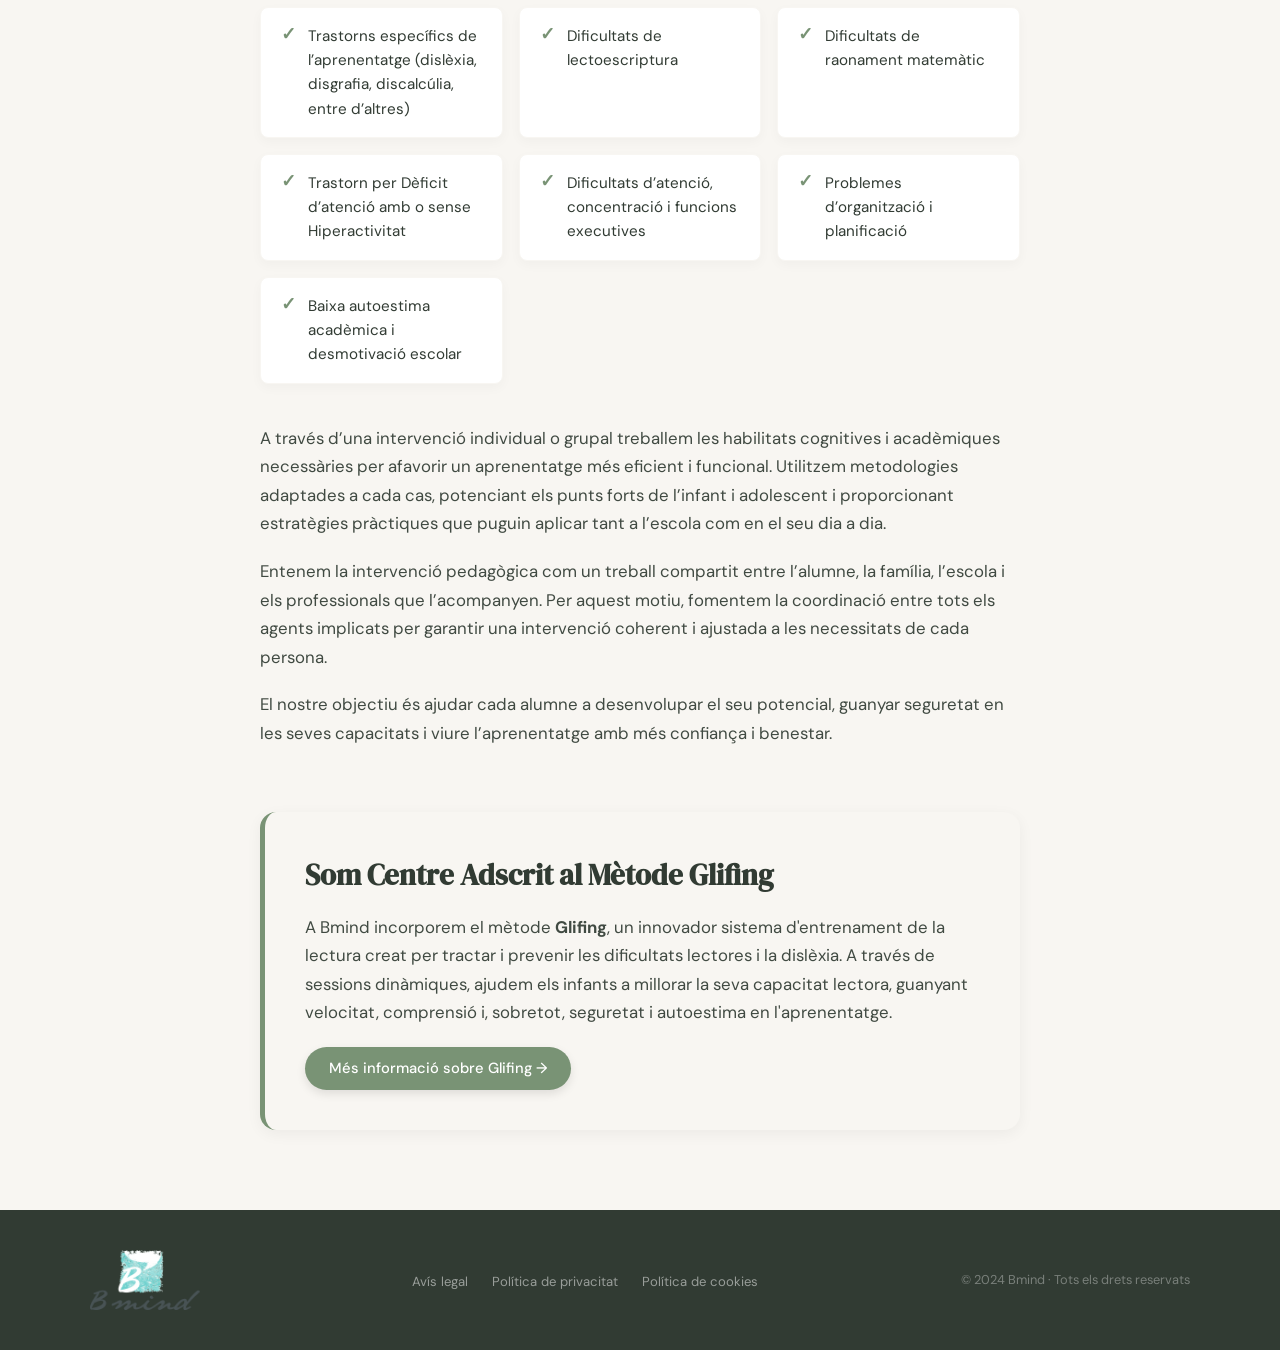
<file: pedagogia.html>
<!DOCTYPE html>
<html lang="ca">

<head>
  <meta charset="UTF-8">
  <meta name="viewport" content="width=device-width, initial-scale=1.0">
  <title>Pedagogia – Bmind</title>
  <link
    href="https://fonts.googleapis.com/css2?family=DM+Serif+Display:ital@0;1&family=DM+Sans:wght@300;400;500;600&display=swap"
    rel="stylesheet">
  <link rel="stylesheet" href="style.css">
  <style>
    html {
      scroll-behavior: smooth;
    }
    .service-hero-img {
      width: 100%;
      height: 450px;
      object-fit: cover;
      border-radius: var(--radius);
      margin-bottom: 3rem;
      box-shadow: 0 8px 24px rgba(0,0,0,0.06);
    }
    .service-detail {
      max-width: 800px;
      margin: 120px auto 80px;
      padding: 0 20px;
    }
    .service-detail h1 {
      font-family: 'DM Serif Display', serif;
      font-size: 2.5rem;
      color: var(--dark);
      margin-bottom: 1rem;
      text-align: center;
    }
    .service-subtitle {
      text-align: center;
      font-size: 1.2rem;
      margin-bottom: 2.5rem;
      color: var(--teal);
      font-weight: 500;
      letter-spacing: 0.5px;
    }
    .service-detail h2 {
      font-family: 'DM Serif Display', serif;
      font-size: 1.8rem;
      color: var(--teal);
      margin-top: 3.5rem;
      margin-bottom: 1.2rem;
      scroll-margin-top: 120px;
      border-bottom: 2px solid var(--cream);
      padding-bottom: 0.5rem;
    }
    .service-detail p {
      font-size: 1.05rem;
      color: var(--text);
      line-height: 1.7;
      margin-bottom: 1.2rem;
    }
    
    /* Contingut Imatges Seccions */
    .content-image {
      width: 100%;
      height: 350px;
      object-fit: cover;
      border-radius: var(--radius-sm);
      margin: 1.5rem 0 2.5rem;
      box-shadow: 0 4px 15px rgba(0,0,0,0.05);
    }

    /* Índex de Continguts */
    .service-index {
      background: var(--cream);
      padding: 2.5rem;
      border-radius: var(--radius);
      margin-bottom: 3rem;
      border-left: 4px solid var(--teal);
    }
    .service-index h3 {
      font-family: 'DM Serif Display', serif;
      font-size: 1.4rem;
      color: var(--dark);
      margin-bottom: 1.5rem;
    }
    .service-index ul {
      margin-bottom: 0;
      list-style-type: none;
      margin-left: 0;
    }
    .service-index li {
      font-weight: 500;
      padding-left: 1.8rem;
      position: relative;
      margin-bottom: 1rem;
    }
    .service-index li::before {
      content: '→';
      color: var(--teal);
      position: absolute;
      left: 0;
      font-size: 1.2rem;
      line-height: 1;
      top: 2px;
    }
    .service-index li a {
      text-decoration: none;
      color: var(--dark);
      transition: color 0.2s, padding-left 0.2s;
      display: inline-block;
    }
    .service-index li a:hover {
      color: var(--teal);
      padding-left: 4px;
    }

    /* Llistes Estil Quadrícula (Caixes/Columnes) */
    .features-grid {
      display: grid;
      grid-template-columns: repeat(auto-fill, minmax(240px, 1fr));
      gap: 16px;
      margin-top: 1.5rem;
      margin-bottom: 2.5rem;
      padding: 0;
      list-style: none;
    }
    .features-grid li {
      background: #ffffff;
      border: 1px solid var(--cream);
      padding: 16px 20px;
      border-radius: var(--radius-sm);
      box-shadow: 0 4px 12px rgba(0,0,0,0.03);
      font-size: 0.95rem;
      color: var(--dark);
      display: flex;
      align-items: flex-start;
      margin-bottom: 0;
      transition: transform 0.2s, box-shadow 0.2s, border-color 0.2s;
    }
    .features-grid li:hover {
      transform: translateY(-2px);
      box-shadow: 0 6px 16px rgba(0,0,0,0.06);
      border-color: var(--teal-light);
    }
    .features-grid li::before {
      content: '✓';
      color: var(--teal);
      font-weight: bold;
      margin-right: 12px;
      font-size: 1.1rem;
      line-height: 1.2;
    }

    @media (max-width: 768px) {
      .service-hero-img { height: 250px; }
      .content-image { height: 250px; }
      .service-detail h1 { font-size: 2rem; }
      .service-subtitle { font-size: 1.1rem; }
      .service-detail h2 { font-size: 1.5rem; }
      .features-grid { grid-template-columns: 1fr; }
    }
  </style>
  <!-- Google tag (gtag.js) -->
  <script async src="https://www.googletagmanager.com/gtag/js?id=G-RXYBE85Y4N"></script>
  <script>
    window.dataLayer = window.dataLayer || [];
    function gtag(){dataLayer.push(arguments);}
    gtag('js', new Date());

    gtag('config', 'G-RXYBE85Y4N');
  </script>
</head>

<body>

      <nav>
    <a href="index.html" class="logo">
      <img src="images/transparent-image-2.png" alt="Bmind" style="height: 60px; width: auto;">
    </a>
    <ul class="nav-links">
      <li><a href="index.html">Inici</a></li>
      <li><a href="index.html#services">Serveis</a></li>
      <li><a href="index.html#team">Equip</a></li>
      <li><a href="index.html#collaborations">Col·laboracions</a></li>
      <li><a href="index.html#contact">Contacte</a></li>
    </ul>
    <a href="index.html#contact" class="nav-cta">Demana visita →</a>
  </nav>

  <section class="service-detail fade-up">
    
    <img src="images/Bmind_080.jpg" alt="Pedagogia Bmind" class="service-hero-img">

    <h1>SERVEI DE PEDAGOGIA: “Aprendre amb confiança”</h1>
    <p class="service-subtitle">“Suport pedagògic per créixer, aprendre i avançar”</p>
    
    <div class="service-index">
      <h3>Índex de continguts</h3>
      <ul>
        <li><a href="#suport-escolar">SUPORT ESCOLAR A SECUNDÀRIA</a></li>
        <li><a href="#reeducacions">REEDUCACIONS PEDAGÒGIQUES</a></li>
      </ul>
    </div>

    <p>Al nostre centre oferim un servei d’acompanyament pedagògic personalitzat, adaptat a les necessitats de cada infant i adolescent. El nostre objectiu és potenciar les seves capacitats, afavorir l’autonomia en l’aprenentatge i proporcionar les eines necessàries per assolir un desenvolupament acadèmic i personal satisfactori.</p>

    <h2 id="suport-escolar">SUPORT ESCOLAR A SECUNDÀRIA</h2>
    <img src="images/Bmind_028.jpg" alt="Suport Escolar a Secundària" class="content-image fade-up">
    <p>El nostre objectiu no només és millorar notes, sinó la manera com es veuen a si mateixos. L’èxit acadèmic comença en la confiança personal.</p>
    <p>Acompanyem els alumnes d’ESO en el seu procés d’aprenentatge, ajudant-los a adquirir hàbits d’estudi eficaços, tècniques d’organització i estratègies per millorar el rendiment acadèmic.</p>
    <p>Treballem aspectes com:</p>
    <ul class="features-grid">
      <li>Organització i planificació de les tasques escolars</li>
      <li>Tècniques d’estudi i expressió escrita</li>
      <li>Gestió del Temps i autonomia personal</li>
      <li>Motivació i confiança davant els aprenentatges</li>
      <li>Estratègies per afrontar les dificultats acadèmiques</li>
      <li>Seguiment i coordinació amb la família i el centre educatiu, quan és necessari</li>
    </ul>
    <p>L’acompanyament es realitza en petits grups, respectant el ritme i les característiques de cada alumne.</p>

    <h2 id="reeducacions">REEDUCACIONS PEDAGÒGIQUES</h2>
    <img src="images/Bmind_031.jpg" alt="Reeducacions Pedagògiques" class="content-image fade-up">
    <p><strong>ACOMPANYEM PERSONES, NO NOMÉS DIFICULTATS.</strong><br>
    <em>“Perquè aprendre no hauria d’anar lligat a l’angoixa ni a la inseguretat”.</em></p>
    <p>Les reeducacions pedagògiques estan dirigides a infants i adolescents que presenten dificultats en els processos d’aprenentatge o necessiten un suport específic per desenvolupar les seves competències acadèmiques.</p>
    <p>Intervenim en casos de:</p>
    <ul class="features-grid">
      <li>Trastorns específics de l’aprenentatge (dislèxia, disgrafia, discalcúlia, entre d’altres)</li>
      <li>Dificultats de lectoescriptura</li>
      <li>Dificultats de raonament matemàtic</li>
      <li>Trastorn per Dèficit d’atenció amb o sense Hiperactivitat</li>
      <li>Dificultats d’atenció, concentració i funcions executives</li>
      <li>Problemes d’organització i planificació</li>
      <li>Baixa autoestima acadèmica i desmotivació escolar</li>
    </ul>
    <p>A través d’una intervenció individual o grupal treballem les habilitats cognitives i acadèmiques necessàries per afavorir un aprenentatge més eficient i funcional. Utilitzem metodologies adaptades a cada cas, potenciant els punts forts de l’infant i adolescent i proporcionant estratègies pràctiques que puguin aplicar tant a l’escola com en el seu dia a dia.</p>
    <p>Entenem la intervenció pedagògica com un treball compartit entre l’alumne, la família, l’escola i els professionals que l’acompanyen. Per aquest motiu, fomentem la coordinació entre tots els agents implicats per garantir una intervenció coherent i ajustada a les necessitats de cada persona.</p>
    <p>El nostre objectiu és ajudar cada alumne a desenvolupar el seu potencial, guanyar seguretat en les seves capacitats i viure l’aprenentatge amb més confiança i benestar.</p>
    <div style="margin-top: 4rem; background: var(--cream); border-radius: var(--radius); padding: 40px; display: flex; flex-wrap: wrap; gap: 30px; align-items: center; box-shadow: 0 4px 15px rgba(0,0,0,0.05); border-left: 5px solid var(--teal);">
      <div style="flex: 1; min-width: 250px;">
        <h3 style="color: var(--dark); font-family: 'DM Serif Display', serif; font-size: 1.8rem; margin-top: 0; margin-bottom: 15px;">Som Centre Adscrit al Mètode Glifing</h3>
        <p style="color: var(--text); font-size: 1.05rem; line-height: 1.7; margin-bottom: 20px;">
          A Bmind incorporem el mètode <strong>Glifing</strong>, un innovador sistema d'entrenament de la lectura creat per tractar i prevenir les dificultats lectores i la dislèxia. A través de sessions dinàmiques, ajudem els infants a millorar la seva capacitat lectora, guanyant velocitat, comprensió i, sobretot, seguretat i autoestima en l'aprenentatge.
        </p>
        <a href="https://glifing.com/ca/" target="_blank" class="btn-primary" style="display: inline-block; padding: 10px 24px; background-color: var(--teal); color: white; border-radius: 25px; text-decoration: none; font-weight: 500; transition: background-color 0.3s; box-shadow: 0 4px 10px rgba(0,0,0,0.1);">Més informació sobre Glifing &rarr;</a>
      </div>
    </div>


  </section>

  <footer>
    <div class="footer-logo">
      <img src="images/bmind-logo.png" alt="Bmind" style="height: 60px; width: auto;">
    </div>
    <ul class="footer-links">
      <li><a href="avis-legal.html">Avís legal</a></li>
      <li><a href="politica-de-privacitat.html">Política de privacitat</a></li>
      <li><a href="#">Política de cookies</a></li>
    </ul>
    <span class="footer-copy">© 2024 Bmind · Tots els drets reservats</span>
  </footer>

  <script>
    // Intersection Observer per animacions de fade-up
    const observer = new IntersectionObserver((entries) => {
      entries.forEach(entry => {
        if (entry.isIntersecting) {
          entry.target.classList.add('visible');
        }
      });
    }, { threshold: 0.1, rootMargin: '0px 0px -40px 0px' });

    document.querySelectorAll('.fade-up').forEach(el => observer.observe(el));
    
    // Mostrem directament per evitar que quedi blanc si el scroll no l'activa
    setTimeout(() => {
        document.querySelectorAll('.fade-up').forEach(el => {
            if (el.getBoundingClientRect().top < window.innerHeight) {
                el.classList.add('visible');
            }
        });
    }, 100);
  </script>
</body>
</html>
</file>
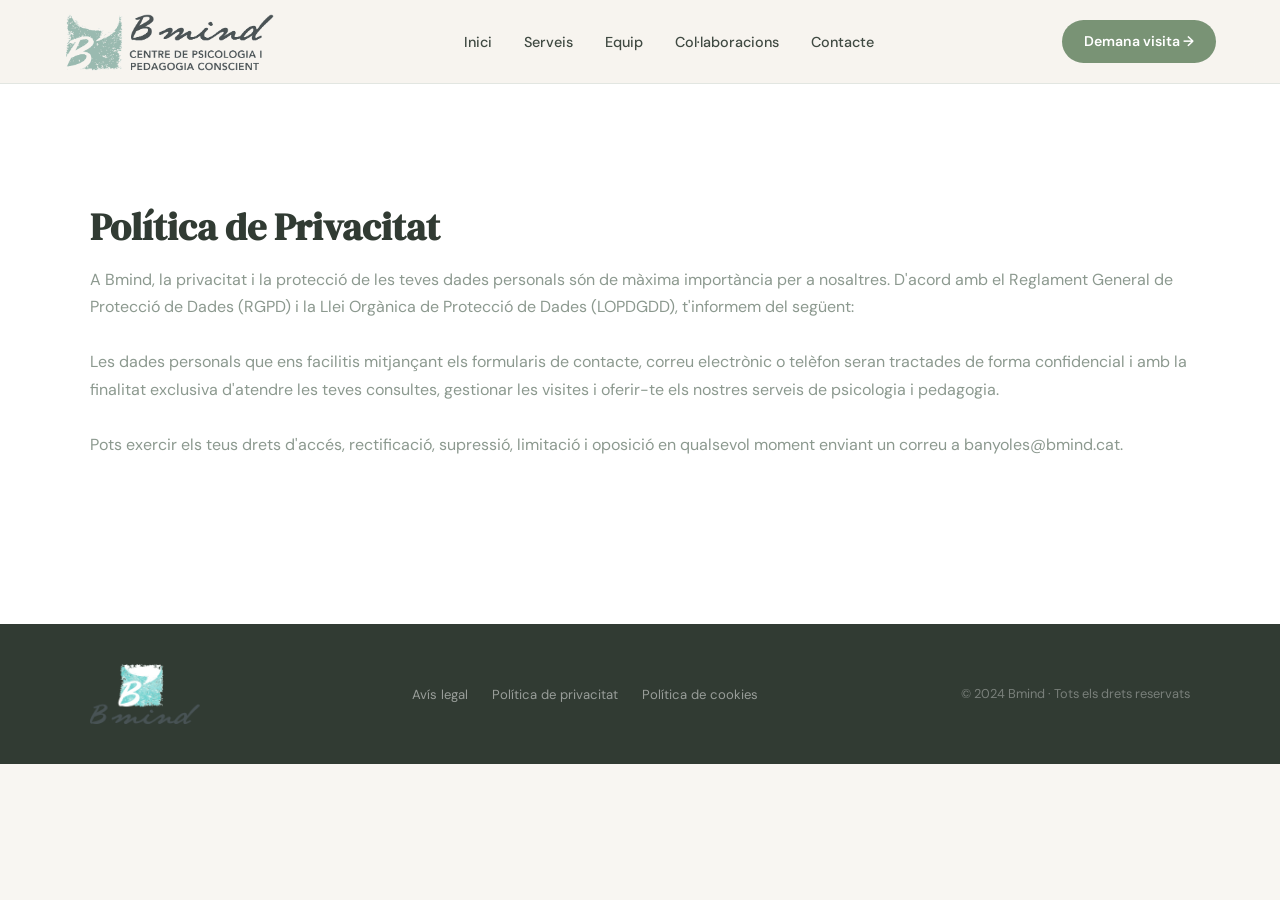
<file: politica-de-privacitat.html>
<!DOCTYPE html>
<html lang="ca">
<head>
  <meta charset="UTF-8">
  <meta name="viewport" content="width=device-width, initial-scale=1.0">
  <title>Política de Privacitat – Bmind</title>
  <link href="https://fonts.googleapis.com/css2?family=DM+Serif+Display:ital@0;1&family=DM+Sans:wght@300;400;500;600&display=swap" rel="stylesheet">
  <link rel="stylesheet" href="style.css">
  <!-- Google tag (gtag.js) -->
  <script async src="https://www.googletagmanager.com/gtag/js?id=G-RXYBE85Y4N"></script>
  <script>
    window.dataLayer = window.dataLayer || [];
    function gtag(){dataLayer.push(arguments);}
    gtag('js', new Date());

    gtag('config', 'G-RXYBE85Y4N');
  </script>
</head>
<body>
      <nav>
    <a href="index.html" class="logo">
      <img src="images/transparent-image-2.png" alt="Bmind" style="height: 60px; width: auto;">
    </a>
    <ul class="nav-links">
      <li><a href="index.html">Inici</a></li>
      <li><a href="index.html#services">Serveis</a></li>
      <li><a href="index.html#team">Equip</a></li>
      <li><a href="index.html#collaborations">Col·laboracions</a></li>
      <li><a href="index.html#contact">Contacte</a></li>
    </ul>
    <a href="index.html#contact" class="nav-cta">Demana visita →</a>
  </nav>

  <section class="team" style="min-height: 60vh; padding: 120px 7%;">
    <div class="team-content">
      <h2>Política de Privacitat</h2>
      <p>A Bmind, la privacitat i la protecció de les teves dades personals són de màxima importància per a nosaltres. D'acord amb el Reglament General de Protecció de Dades (RGPD) i la Llei Orgànica de Protecció de Dades (LOPDGDD), t'informem del següent:</p>
      <p>Les dades personals que ens facilitis mitjançant els formularis de contacte, correu electrònic o telèfon seran tractades de forma confidencial i amb la finalitat exclusiva d'atendre les teves consultes, gestionar les visites i oferir-te els nostres serveis de psicologia i pedagogia.</p>
      <p>Pots exercir els teus drets d'accés, rectificació, supressió, limitació i oposició en qualsevol moment enviant un correu a banyoles@bmind.cat.</p>
    </div>
  </section>

  <footer>
    <div class="footer-logo">
      <img src="images/bmind-logo.png" alt="Bmind" style="height: 60px; width: auto;">
    </div>
    <ul class="footer-links">
      <li><a href="avis-legal.html">Avís legal</a></li>
      <li><a href="politica-de-privacitat.html">Política de privacitat</a></li>
      <li><a href="#">Política de cookies</a></li>
    </ul>
    <span class="footer-copy">© 2024 Bmind · Tots els drets reservats</span>
  </footer>
</body>
</html>
</file>
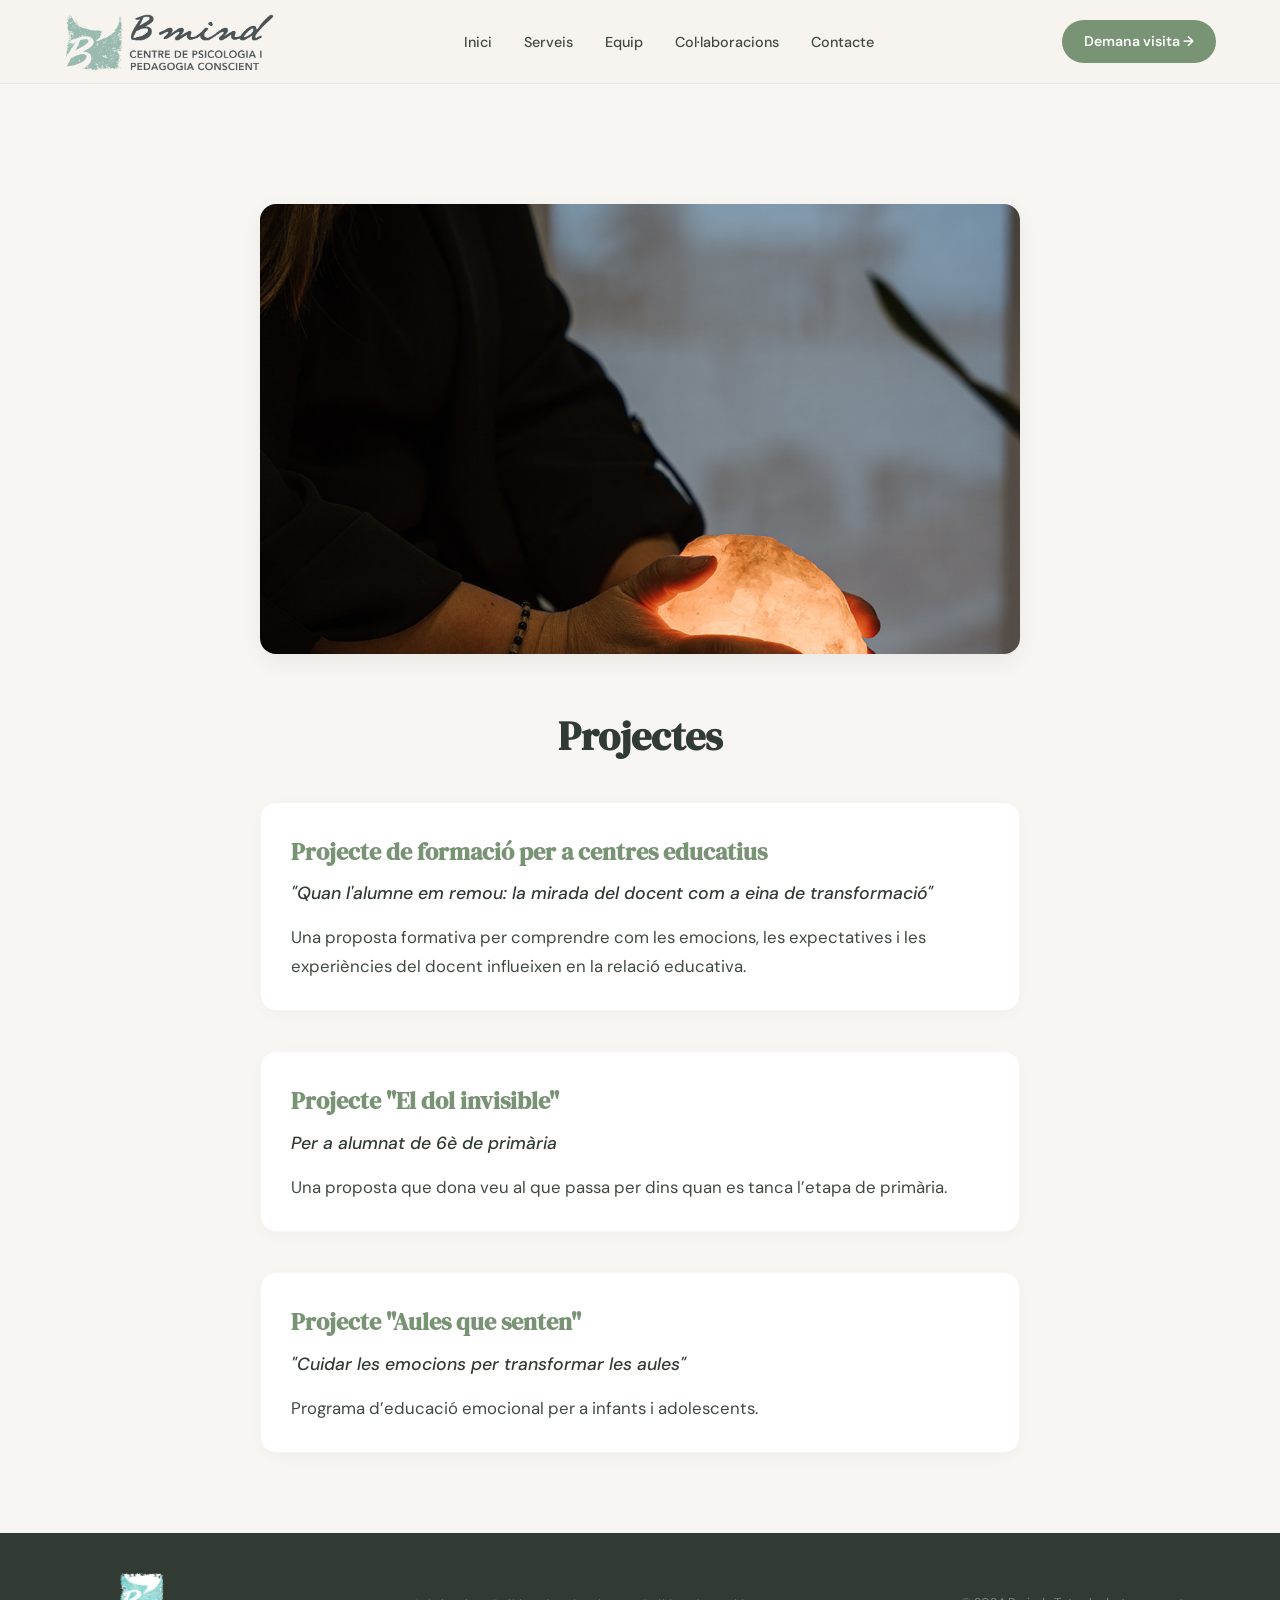
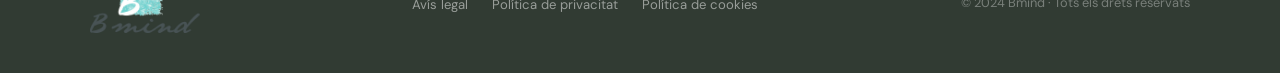
<file: projectes.html>
<!DOCTYPE html>
<html lang="ca">

<head>
  <meta charset="UTF-8">
  <meta name="viewport" content="width=device-width, initial-scale=1.0">
  <title>Projectes – Bmind</title>
  <link
    href="https://fonts.googleapis.com/css2?family=DM+Serif+Display:ital@0;1&family=DM+Sans:wght@300;400;500;600&display=swap"
    rel="stylesheet">
  <link rel="stylesheet" href="style.css">
  <style>
    html {
      scroll-behavior: smooth;
    }
    .service-hero-img {
      width: 100%;
      height: 450px;
      object-fit: cover;
      border-radius: var(--radius);
      margin-bottom: 3rem;
      box-shadow: 0 8px 24px rgba(0,0,0,0.06);
    }
    .service-detail {
      max-width: 800px;
      margin: 120px auto 80px;
      padding: 0 20px;
    }
    .service-detail h1 {
      font-family: 'DM Serif Display', serif;
      font-size: 2.5rem;
      color: var(--dark);
      margin-bottom: 2.5rem;
      text-align: center;
      line-height: 1.3;
    }
    .project-block {
      background: #ffffff;
      border: 1px solid var(--cream);
      padding: 30px;
      border-radius: var(--radius);
      margin-bottom: 2.5rem;
      box-shadow: 0 4px 15px rgba(0,0,0,0.03);
      transition: transform 0.2s, box-shadow 0.2s;
    }
    .project-block:hover {
      transform: translateY(-3px);
      box-shadow: 0 8px 25px rgba(0,0,0,0.06);
    }
    .project-block h3 {
      font-family: 'DM Serif Display', serif;
      font-size: 1.5rem;
      color: var(--teal);
      margin-bottom: 0.5rem;
    }
    .project-block h4 {
      font-size: 1.1rem;
      color: var(--dark);
      font-weight: 500;
      margin-bottom: 1rem;
      font-style: italic;
    }
    .project-block p {
      font-size: 1.05rem;
      color: var(--text);
      line-height: 1.7;
      margin-bottom: 0;
    }

    @media (max-width: 768px) {
      .service-hero-img { height: 250px; }
      .service-detail h1 { font-size: 2rem; }
    }
  </style>
  <!-- Google tag (gtag.js) -->
  <script async src="https://www.googletagmanager.com/gtag/js?id=G-RXYBE85Y4N"></script>
  <script>
    window.dataLayer = window.dataLayer || [];
    function gtag(){dataLayer.push(arguments);}
    gtag('js', new Date());

    gtag('config', 'G-RXYBE85Y4N');
  </script>
</head>

<body>

      <nav>
    <a href="index.html" class="logo">
      <img src="images/transparent-image-2.png" alt="Bmind" style="height: 60px; width: auto;">
    </a>
    <ul class="nav-links">
      <li><a href="index.html">Inici</a></li>
      <li><a href="index.html#services">Serveis</a></li>
      <li><a href="index.html#team">Equip</a></li>
      <li><a href="index.html#collaborations">Col·laboracions</a></li>
      <li><a href="index.html#contact">Contacte</a></li>
    </ul>
    <a href="index.html#contact" class="nav-cta">Demana visita →</a>
  </nav>

  <section class="service-detail fade-up">
    
    <img src="images/Bmind_121.jpg" alt="Projectes" class="service-hero-img">

    <h1>Projectes</h1>

    <div class="project-block fade-up">
      <h3>Projecte de formació per a centres educatius</h3>
      <h4>"Quan l'alumne em remou: la mirada del docent com a eina de transformació"</h4>
      <p>Una proposta formativa per comprendre com les emocions, les expectatives i les experiències del docent influeixen en la relació educativa.</p>
    </div>

    <div class="project-block fade-up">
      <h3>Projecte "El dol invisible"</h3>
      <h4>Per a alumnat de 6è de primària</h4>
      <p>Una proposta que dona veu al que passa per dins quan es tanca l’etapa de primària.</p>
    </div>

    <div class="project-block fade-up">
      <h3>Projecte "Aules que senten"</h3>
      <h4>"Cuidar les emocions per transformar les aules"</h4>
      <p>Programa d’educació emocional per a infants i adolescents.</p>
    </div>

  </section>

  <footer>
    <div class="footer-logo">
      <img src="images/bmind-logo.png" alt="Bmind" style="height: 60px; width: auto;">
    </div>
    <ul class="footer-links">
      <li><a href="avis-legal.html">Avís legal</a></li>
      <li><a href="politica-de-privacitat.html">Política de privacitat</a></li>
      <li><a href="#">Política de cookies</a></li>
    </ul>
    <span class="footer-copy">© 2024 Bmind · Tots els drets reservats</span>
  </footer>

  <script>
    // Intersection Observer per animacions de fade-up
    const observer = new IntersectionObserver((entries) => {
      entries.forEach(entry => {
        if (entry.isIntersecting) {
          entry.target.classList.add('visible');
        }
      });
    }, { threshold: 0.1, rootMargin: '0px 0px -40px 0px' });

    document.querySelectorAll('.fade-up').forEach(el => observer.observe(el));
    
    // Mostrem directament per evitar que quedi blanc si el scroll no l'activa
    setTimeout(() => {
        document.querySelectorAll('.fade-up').forEach(el => {
            if (el.getBoundingClientRect().top < window.innerHeight) {
                el.classList.add('visible');
            }
        });
    }, 100);
  </script>
</body>
</html>
</file>
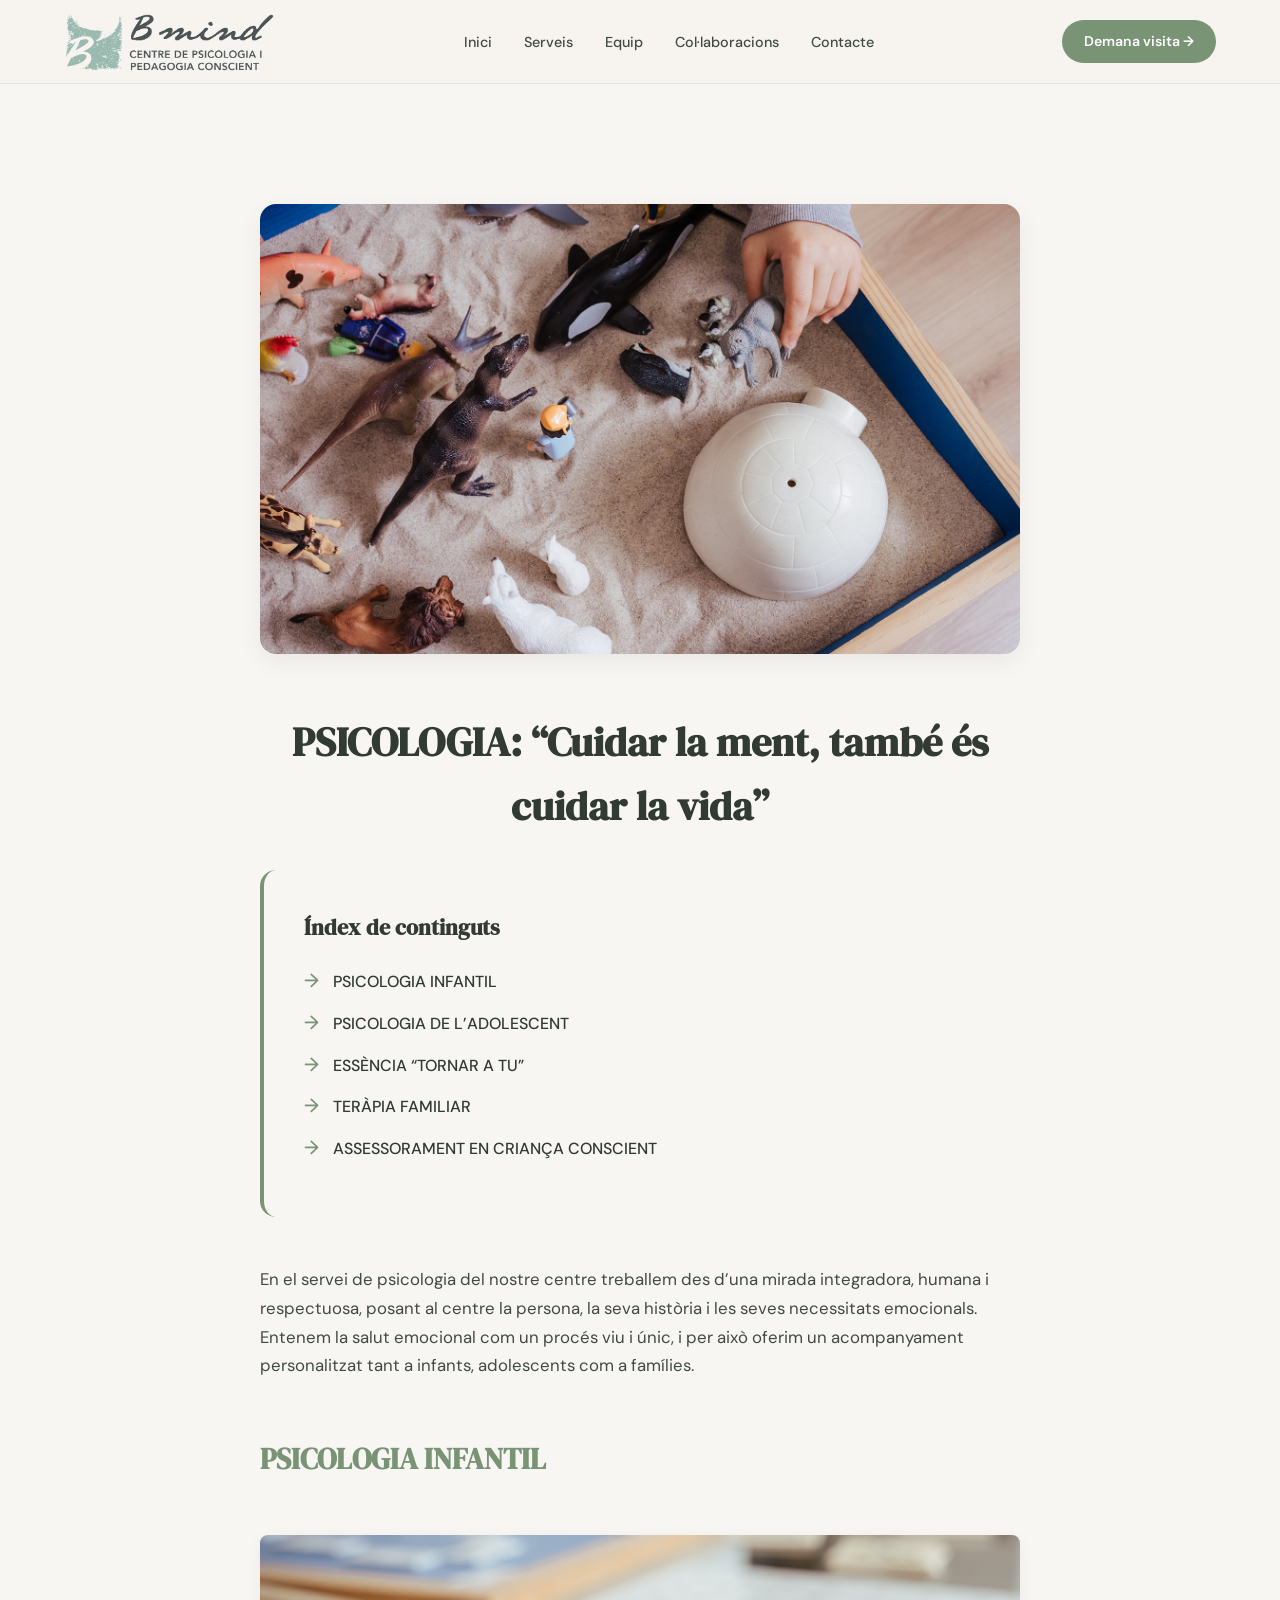
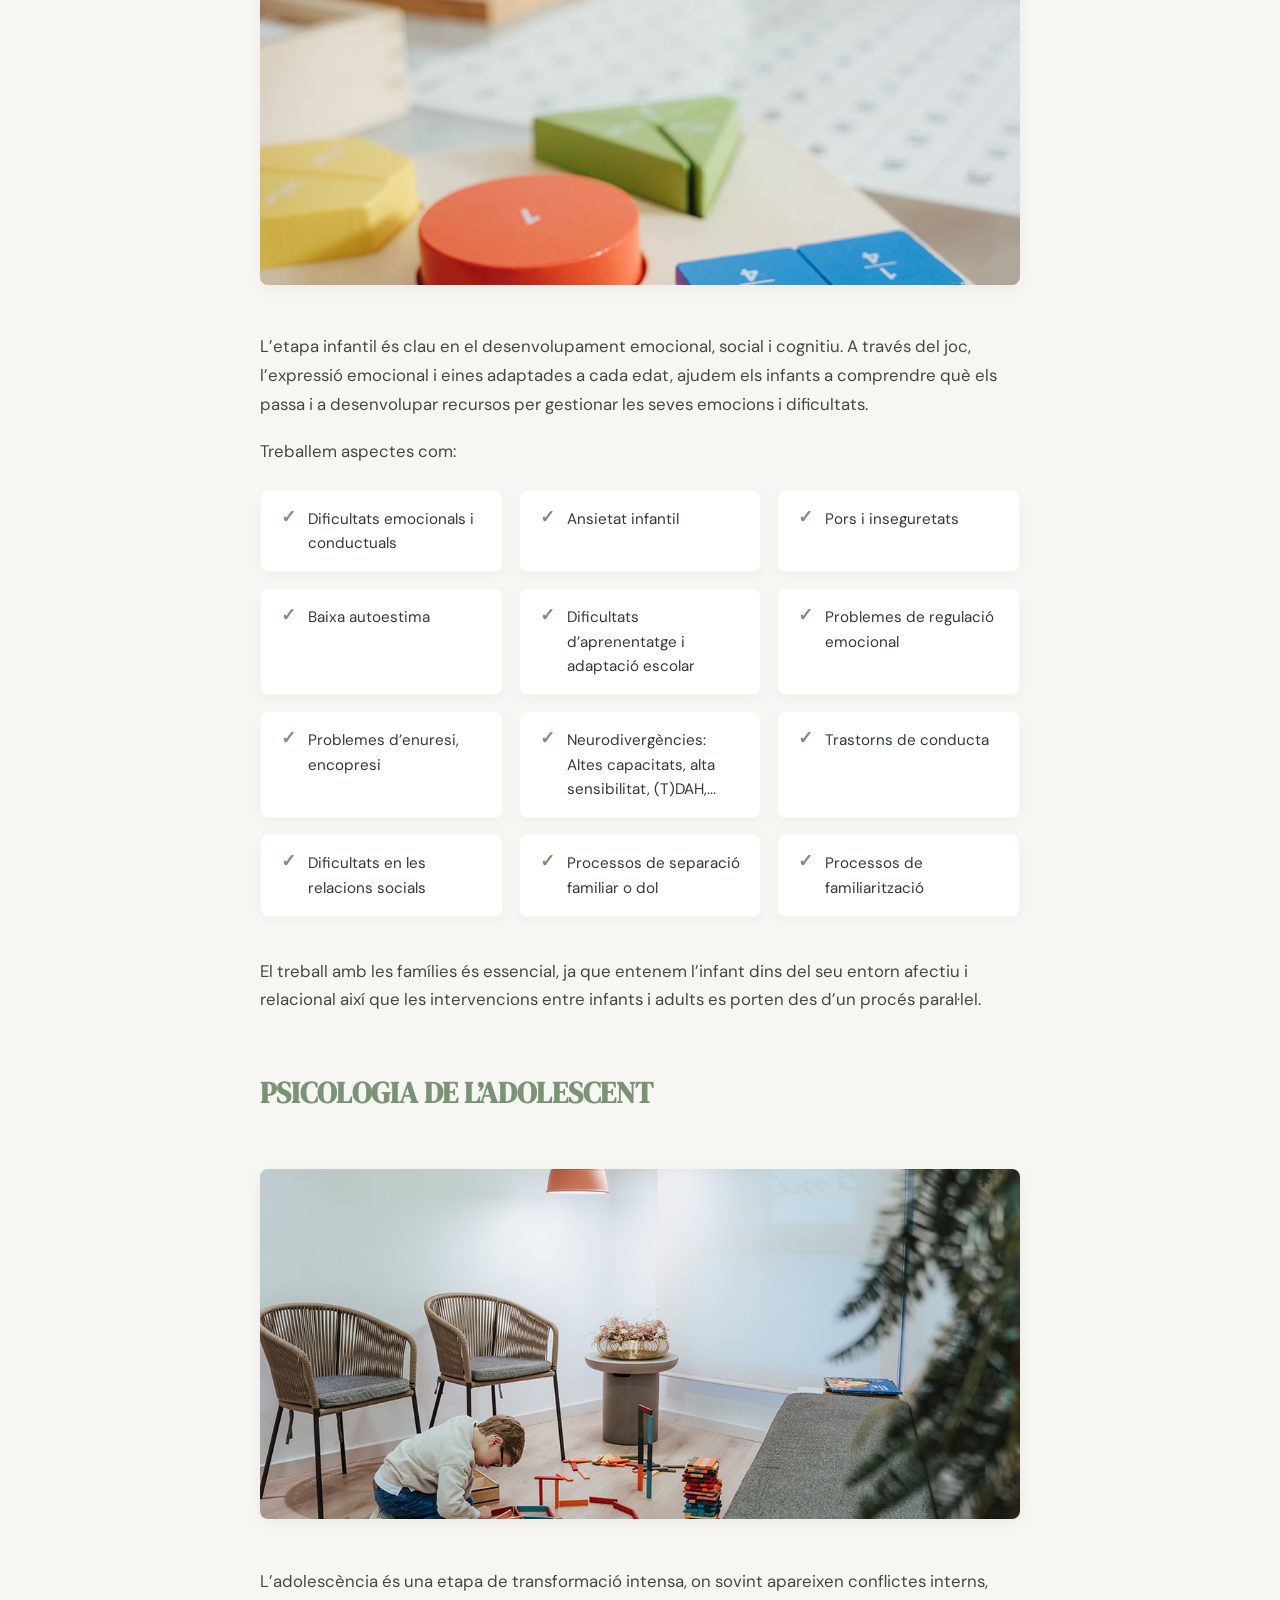
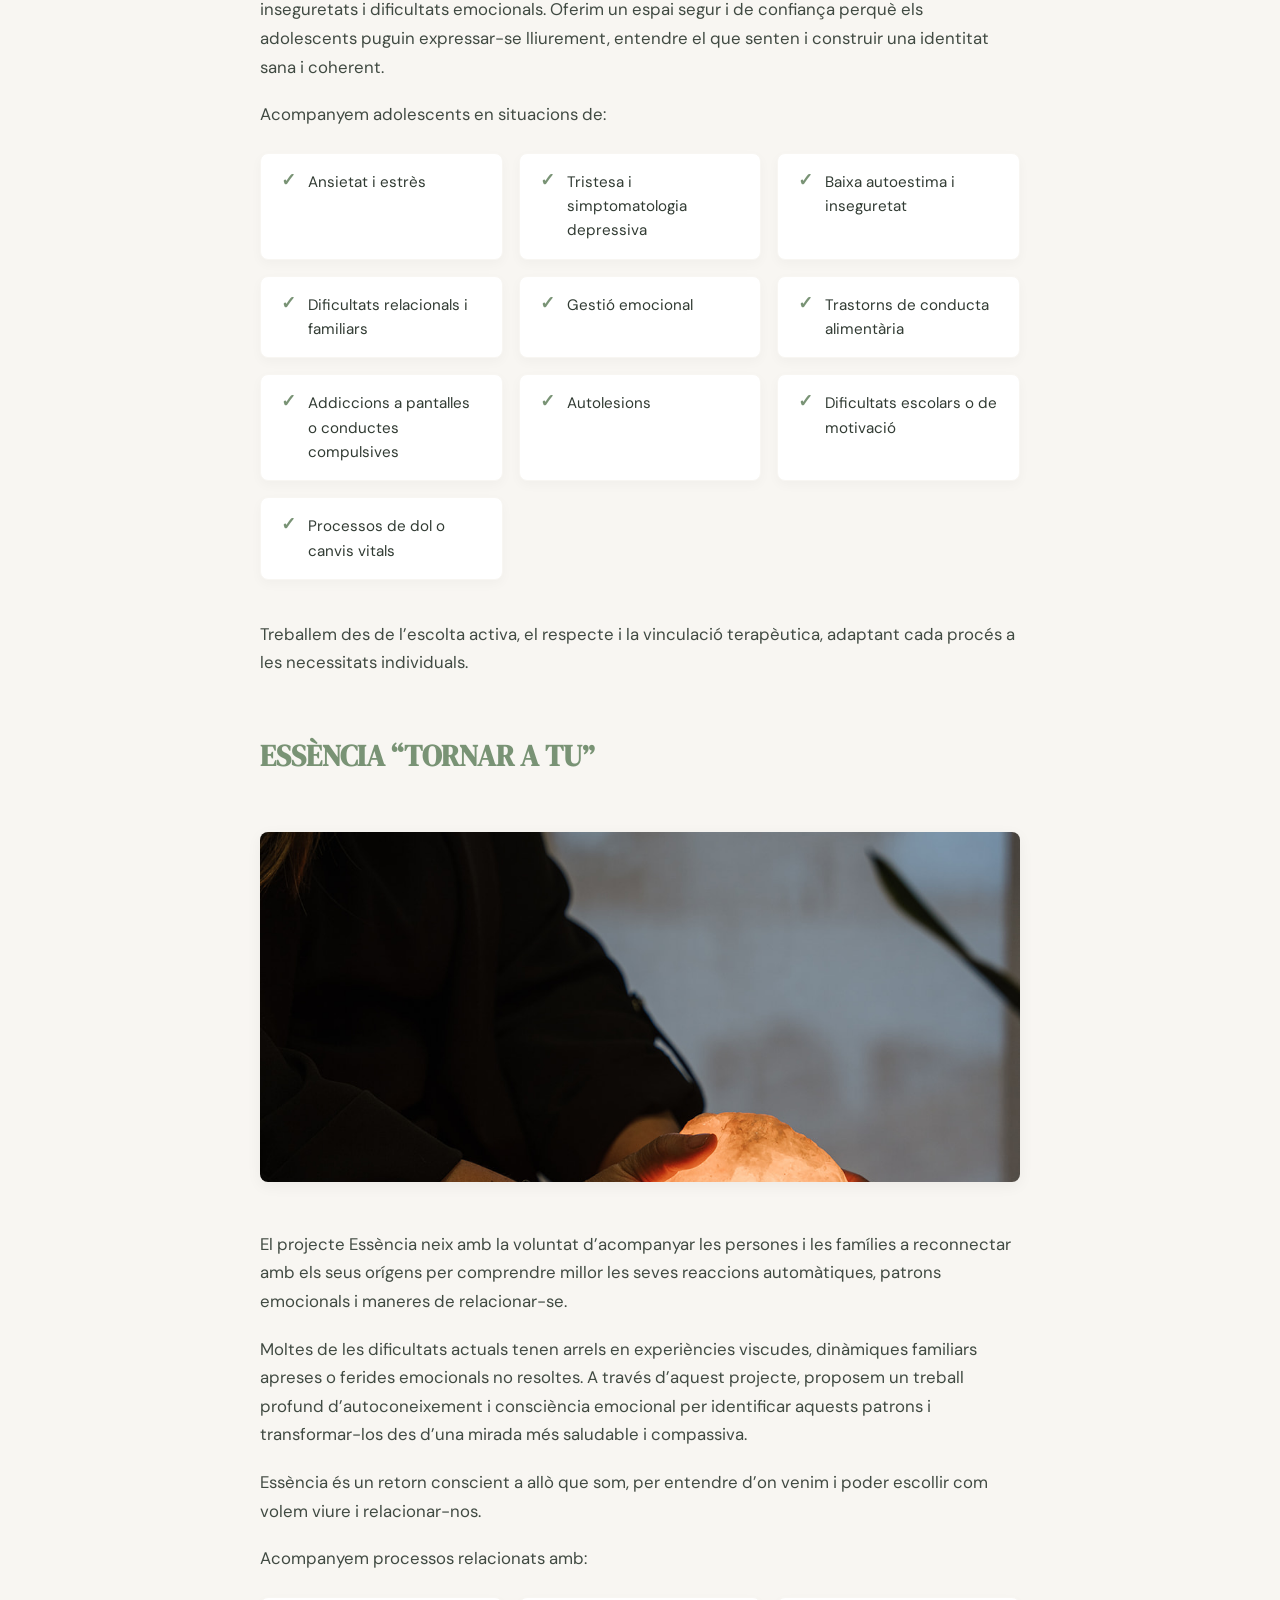
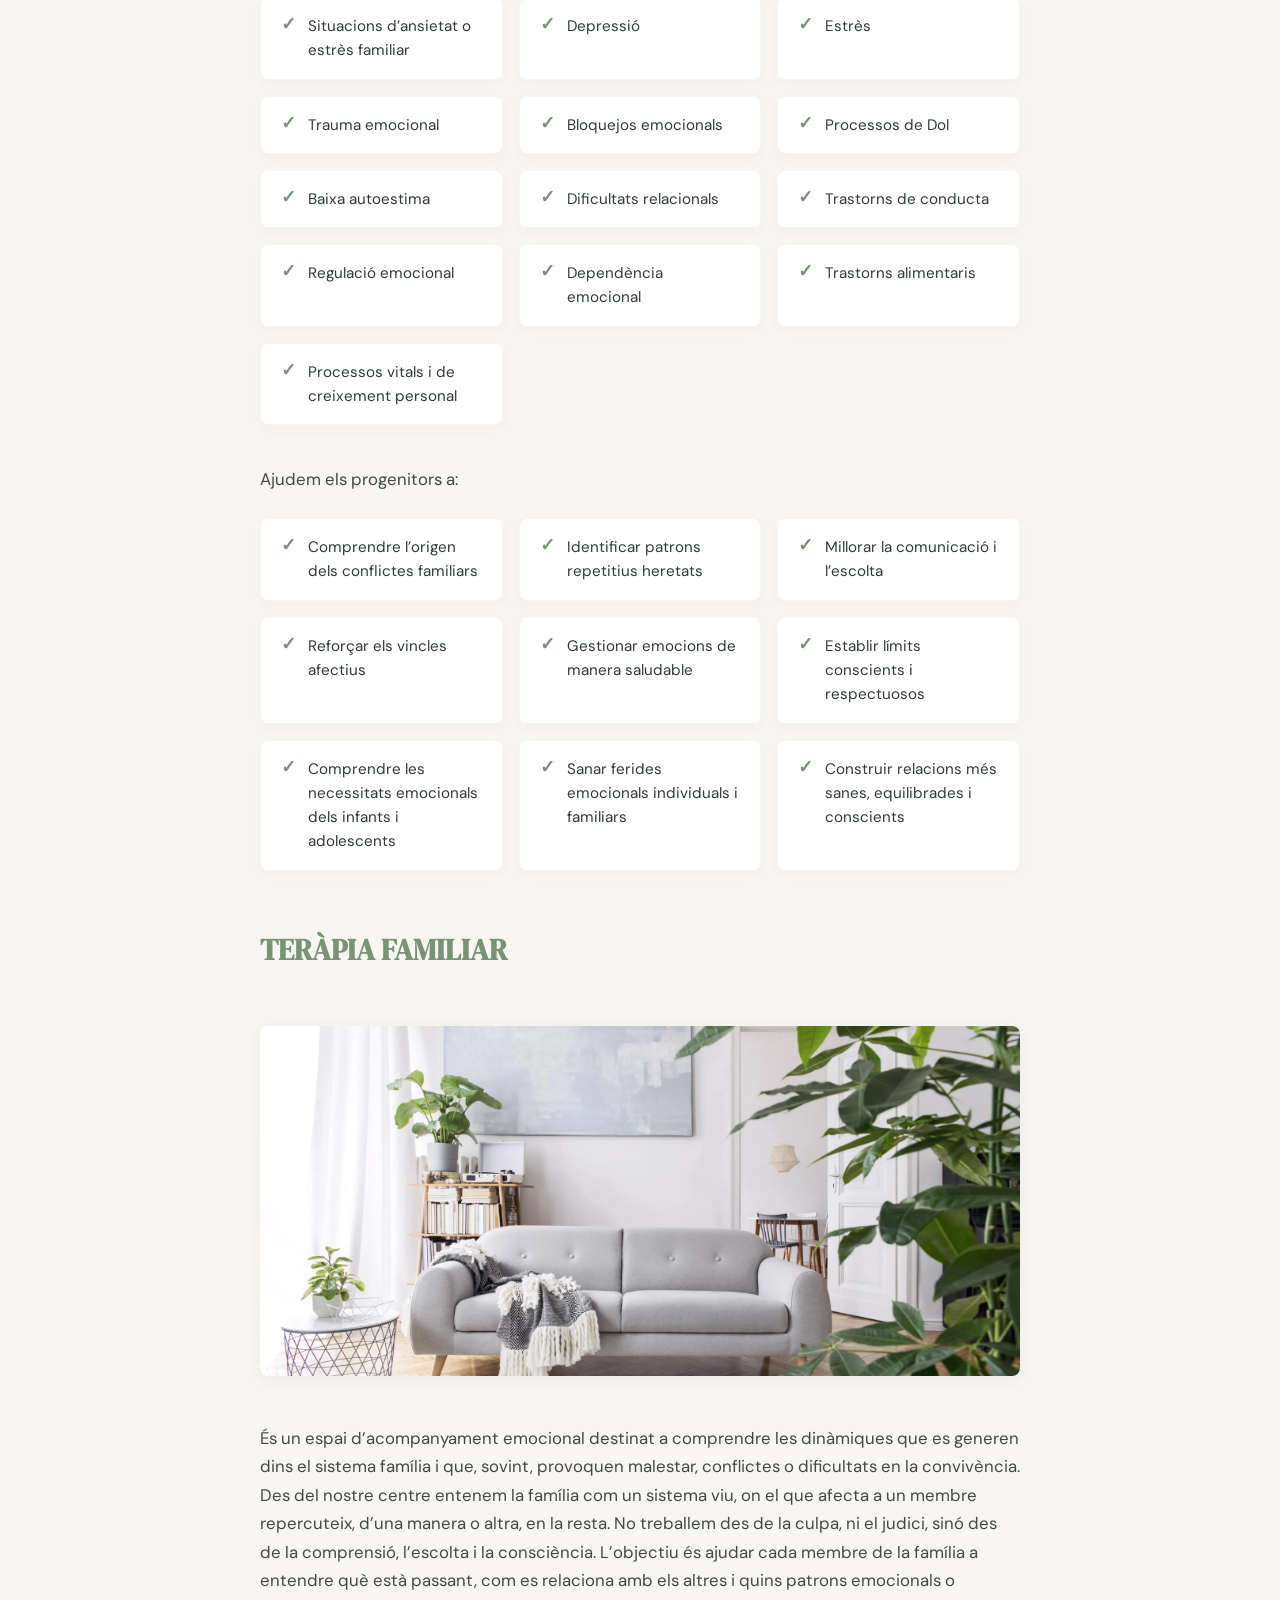
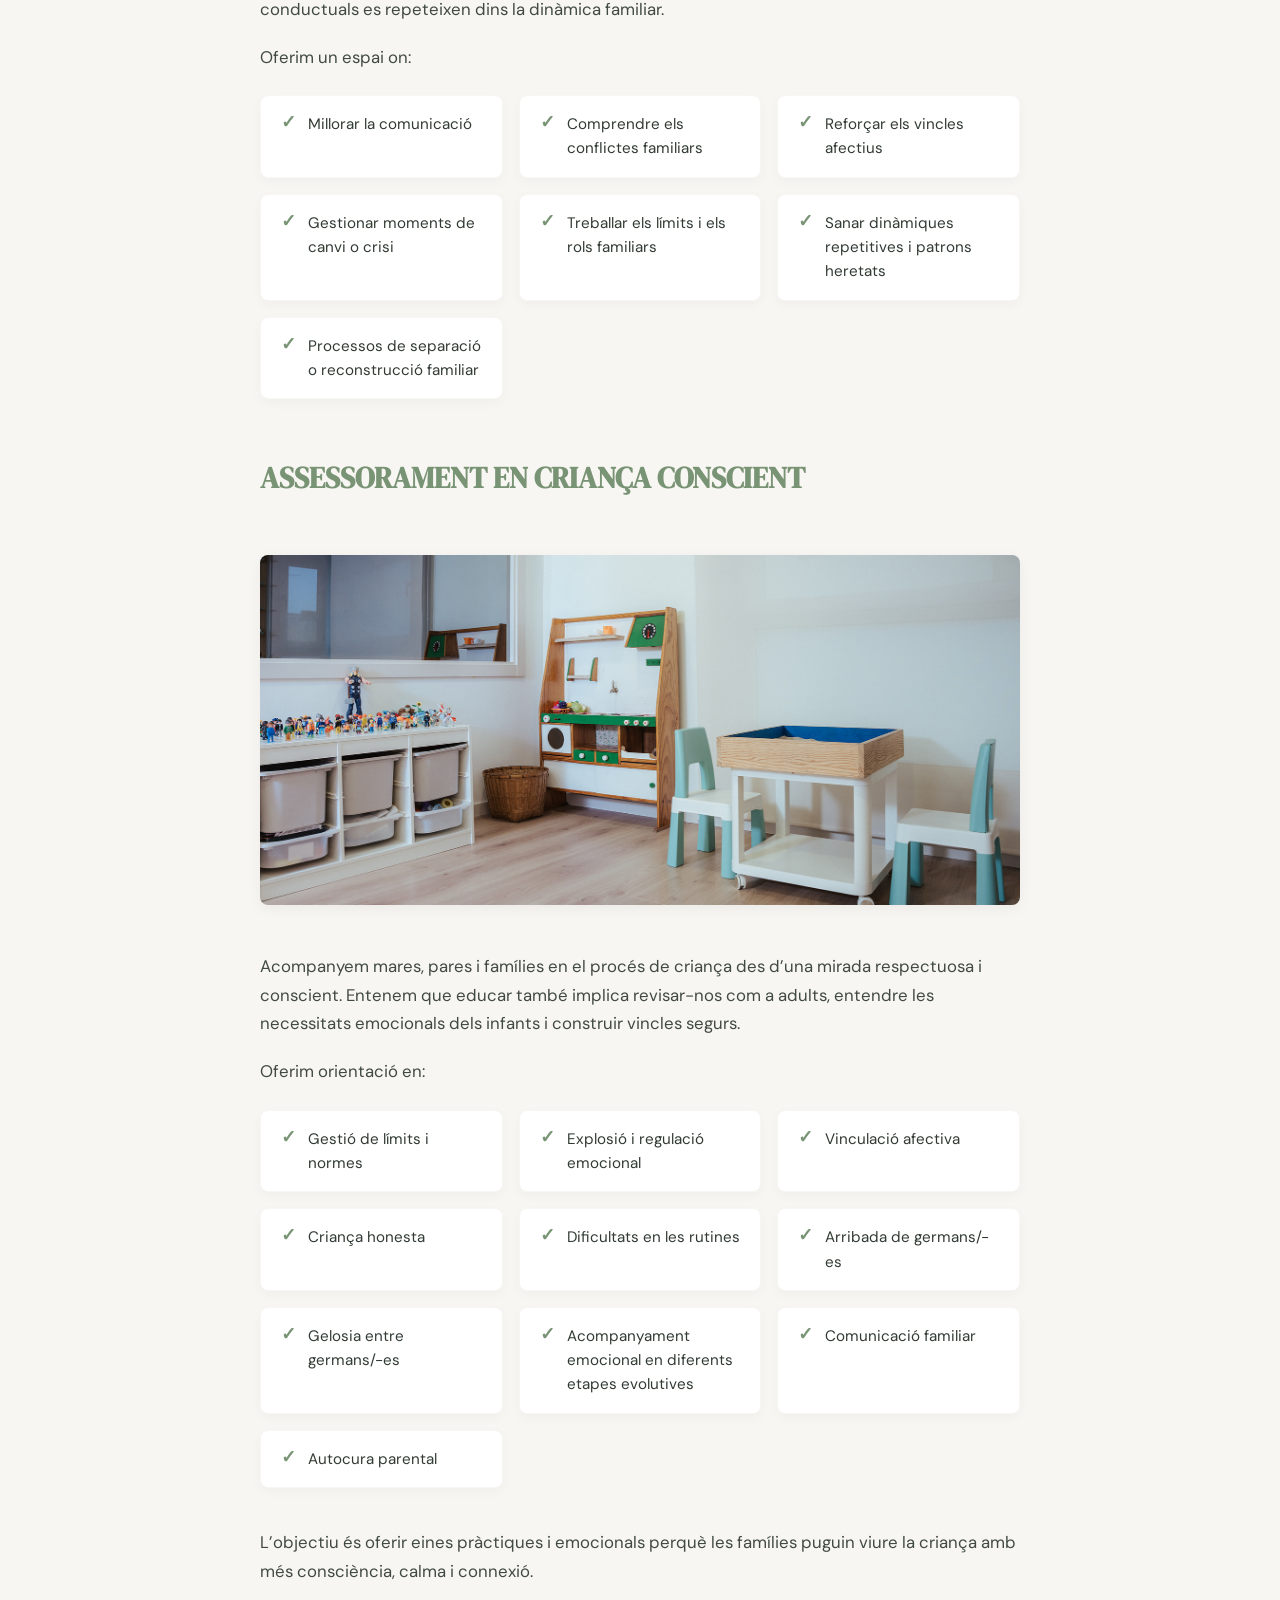
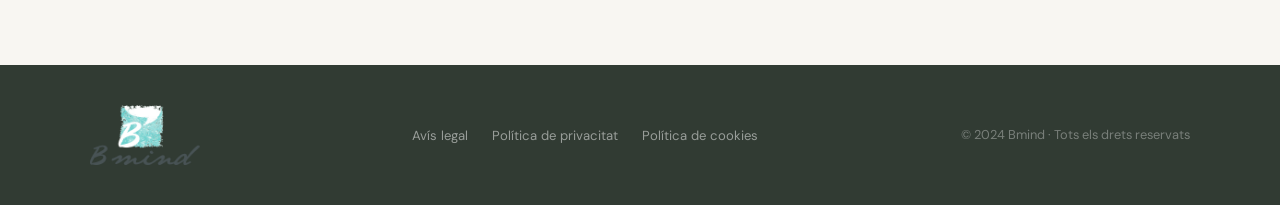
<file: psicologia.html>
<!DOCTYPE html>
<html lang="ca">

<head>
  <meta charset="UTF-8">
  <meta name="viewport" content="width=device-width, initial-scale=1.0">
  <title>Psicologia – Bmind</title>
  <link
    href="https://fonts.googleapis.com/css2?family=DM+Serif+Display:ital@0;1&family=DM+Sans:wght@300;400;500;600&display=swap"
    rel="stylesheet">
  <link rel="stylesheet" href="style.css">
  <style>
    html {
      scroll-behavior: smooth;
    }
    .service-hero-img {
      width: 100%;
      height: 450px;
      object-fit: cover;
      border-radius: var(--radius);
      margin-bottom: 3rem;
      box-shadow: 0 8px 24px rgba(0,0,0,0.06);
    }
    .service-detail {
      max-width: 800px;
      margin: 120px auto 80px;
      padding: 0 20px;
    }
    .service-detail h1 {
      font-family: 'DM Serif Display', serif;
      font-size: 2.5rem;
      color: var(--dark);
      margin-bottom: 2rem;
      text-align: center;
    }
    .service-detail h2 {
      font-family: 'DM Serif Display', serif;
      font-size: 1.8rem;
      color: var(--teal);
      margin-top: 3.5rem;
      margin-bottom: 1.2rem;
      scroll-margin-top: 120px;
      border-bottom: 2px solid var(--cream);
      padding-bottom: 0.5rem;
    }
    .service-detail p {
      font-size: 1.05rem;
      color: var(--text);
      line-height: 1.7;
      margin-bottom: 1.2rem;
    }
    
    /* Contingut Imatges Seccions */
    .content-image {
      width: 100%;
      height: 350px;
      object-fit: cover;
      border-radius: var(--radius-sm);
      margin: 1.5rem 0 2.5rem;
      box-shadow: 0 4px 15px rgba(0,0,0,0.05);
    }

    /* Índex de Continguts */
    .service-index {
      background: var(--cream);
      padding: 2.5rem;
      border-radius: var(--radius);
      margin-bottom: 3rem;
      border-left: 4px solid var(--teal);
    }
    .service-index h3 {
      font-family: 'DM Serif Display', serif;
      font-size: 1.4rem;
      color: var(--dark);
      margin-bottom: 1.5rem;
    }
    .service-index ul {
      margin-bottom: 0;
      list-style-type: none;
      margin-left: 0;
    }
    .service-index li {
      font-weight: 500;
      padding-left: 1.8rem;
      position: relative;
      margin-bottom: 1rem;
    }
    .service-index li::before {
      content: '→';
      color: var(--teal);
      position: absolute;
      left: 0;
      font-size: 1.2rem;
      line-height: 1;
      top: 2px;
    }
    .service-index li a {
      text-decoration: none;
      color: var(--dark);
      transition: color 0.2s, padding-left 0.2s;
      display: inline-block;
    }
    .service-index li a:hover {
      color: var(--teal);
      padding-left: 4px;
    }

    /* Llistes Estil Quadrícula (Caixes/Columnes) */
    .features-grid {
      display: grid;
      grid-template-columns: repeat(auto-fill, minmax(240px, 1fr));
      gap: 16px;
      margin-top: 1.5rem;
      margin-bottom: 2.5rem;
      padding: 0;
      list-style: none;
    }
    .features-grid li {
      background: #ffffff;
      border: 1px solid var(--cream);
      padding: 16px 20px;
      border-radius: var(--radius-sm);
      box-shadow: 0 4px 12px rgba(0,0,0,0.03);
      font-size: 0.95rem;
      color: var(--dark);
      display: flex;
      align-items: flex-start;
      margin-bottom: 0;
      transition: transform 0.2s, box-shadow 0.2s, border-color 0.2s;
    }
    .features-grid li:hover {
      transform: translateY(-2px);
      box-shadow: 0 6px 16px rgba(0,0,0,0.06);
      border-color: var(--teal-light);
    }
    .features-grid li::before {
      content: '✓';
      color: var(--teal);
      font-weight: bold;
      margin-right: 12px;
      font-size: 1.1rem;
      line-height: 1.2;
    }

    @media (max-width: 768px) {
      .service-hero-img { height: 250px; }
      .content-image { height: 250px; }
      .service-detail h1 { font-size: 2rem; }
      .service-detail h2 { font-size: 1.5rem; }
      .features-grid { grid-template-columns: 1fr; }
    }
  </style>
  <!-- Google tag (gtag.js) -->
  <script async src="https://www.googletagmanager.com/gtag/js?id=G-RXYBE85Y4N"></script>
  <script>
    window.dataLayer = window.dataLayer || [];
    function gtag(){dataLayer.push(arguments);}
    gtag('js', new Date());

    gtag('config', 'G-RXYBE85Y4N');
  </script>
</head>

<body>

      <nav>
    <a href="index.html" class="logo">
      <img src="images/transparent-image-2.png" alt="Bmind" style="height: 60px; width: auto;">
    </a>
    <ul class="nav-links">
      <li><a href="index.html">Inici</a></li>
      <li><a href="index.html#services">Serveis</a></li>
      <li><a href="index.html#team">Equip</a></li>
      <li><a href="index.html#collaborations">Col·laboracions</a></li>
      <li><a href="index.html#contact">Contacte</a></li>
    </ul>
    <a href="index.html#contact" class="nav-cta">Demana visita →</a>
  </nav>

  <section class="service-detail fade-up">
    
    <img src="images/Bmind_141.jpg" alt="Psicologia Bmind" class="service-hero-img">

    <h1>PSICOLOGIA: “Cuidar la ment, també és cuidar la vida”</h1>
    
    <div class="service-index">
      <h3>Índex de continguts</h3>
      <ul>
        <li><a href="#infantil">PSICOLOGIA INFANTIL</a></li>
        <li><a href="#adolescent">PSICOLOGIA DE L’ADOLESCENT</a></li>
        <li><a href="#essencia">ESSÈNCIA “TORNAR A TU”</a></li>
        <li><a href="#familiar">TERÀPIA FAMILIAR</a></li>
        <li><a href="#crianca">ASSESSORAMENT EN CRIANÇA CONSCIENT</a></li>
      </ul>
    </div>

    <p>En el servei de psicologia del nostre centre treballem des d’una mirada integradora, humana i respectuosa, posant al centre la persona, la seva història i les seves necessitats emocionals. Entenem la salut emocional com un procés viu i únic, i per això oferim un acompanyament personalitzat tant a infants, adolescents com a famílies.</p>

    <h2 id="infantil">PSICOLOGIA INFANTIL</h2>
    <img src="images/Bmind_080.jpg" alt="Psicologia Infantil" class="content-image fade-up">
    <p>L’etapa infantil és clau en el desenvolupament emocional, social i cognitiu. A través del joc, l’expressió emocional i eines adaptades a cada edat, ajudem els infants a comprendre què els passa i a desenvolupar recursos per gestionar les seves emocions i dificultats.</p>
    <p>Treballem aspectes com:</p>
    <ul class="features-grid">
      <li>Dificultats emocionals i conductuals</li>
      <li>Ansietat infantil</li>
      <li>Pors i inseguretats</li>
      <li>Baixa autoestima</li>
      <li>Dificultats d’aprenentatge i adaptació escolar</li>
      <li>Problemes de regulació emocional</li>
      <li>Problemes d’enuresi, encopresi</li>
      <li>Neurodivergències: Altes capacitats, alta sensibilitat, (T)DAH,...</li>
      <li>Trastorns de conducta</li>
      <li>Dificultats en les relacions socials</li>
      <li>Processos de separació familiar o dol</li>
      <li>Processos de familiarització</li>
    </ul>
    <p>El treball amb les famílies és essencial, ja que entenem l’infant dins del seu entorn afectiu i relacional així que les intervencions entre infants i adults es porten des d’un procés paral·lel.</p>

    <h2 id="adolescent">PSICOLOGIA DE L’ADOLESCENT</h2>
    <img src="images/Bmind_025.jpg" alt="Psicologia Adolescent" class="content-image fade-up">
    <p>L’adolescència és una etapa de transformació intensa, on sovint apareixen conflictes interns, inseguretats i dificultats emocionals. Oferim un espai segur i de confiança perquè els adolescents puguin expressar-se lliurement, entendre el que senten i construir una identitat sana i coherent.</p>
    <p>Acompanyem adolescents en situacions de:</p>
    <ul class="features-grid">
      <li>Ansietat i estrès</li>
      <li>Tristesa i simptomatologia depressiva</li>
      <li>Baixa autoestima i inseguretat</li>
      <li>Dificultats relacionals i familiars</li>
      <li>Gestió emocional</li>
      <li>Trastorns de conducta alimentària</li>
      <li>Addiccions a pantalles o conductes compulsives</li>
      <li>Autolesions</li>
      <li>Dificultats escolars o de motivació</li>
      <li>Processos de dol o canvis vitals</li>
    </ul>
    <p>Treballem des de l’escolta activa, el respecte i la vinculació terapèutica, adaptant cada procés a les necessitats individuals.</p>

    <h2 id="essencia">ESSÈNCIA “TORNAR A TU”</h2>
    <img src="images/Bmind_121.jpg" alt="Essència Tornar a tu" class="content-image fade-up">
    <p>El projecte Essència neix amb la voluntat d’acompanyar les persones i les famílies a reconnectar amb els seus orígens per comprendre millor les seves reaccions automàtiques, patrons emocionals i maneres de relacionar-se.</p>
    <p>Moltes de les dificultats actuals tenen arrels en experiències viscudes, dinàmiques familiars apreses o ferides emocionals no resoltes. A través d’aquest projecte, proposem un treball profund d’autoconeixement i consciència emocional per identificar aquests patrons i transformar-los des d’una mirada més saludable i compassiva.</p>
    <p>Essència és un retorn conscient a allò que som, per entendre d’on venim i poder escollir com volem viure i relacionar-nos.</p>
    <p>Acompanyem processos relacionats amb:</p>
    <ul class="features-grid">
      <li>Situacions d’ansietat o estrès familiar</li>
      <li>Depressió</li>
      <li>Estrès</li>
      <li>Trauma emocional</li>
      <li>Bloquejos emocionals</li>
      <li>Processos de Dol</li>
      <li>Baixa autoestima</li>
      <li>Dificultats relacionals</li>
      <li>Trastorns de conducta</li>
      <li>Regulació emocional</li>
      <li>Dependència emocional</li>
      <li>Trastorns alimentaris</li>
      <li>Processos vitals i de creixement personal</li>
    </ul>
    <p>Ajudem els progenitors a:</p>
    <ul class="features-grid">
      <li>Comprendre l’origen dels conflictes familiars</li>
      <li>Identificar patrons repetitius heretats</li>
      <li>Millorar la comunicació i l’escolta</li>
      <li>Reforçar els vincles afectius</li>
      <li>Gestionar emocions de manera saludable</li>
      <li>Establir límits conscients i respectuosos</li>
      <li>Comprendre les necessitats emocionals dels infants i adolescents</li>
      <li>Sanar ferides emocionals individuals i familiars</li>
      <li>Construir relacions més sanes, equilibrades i conscients</li>
    </ul>

    <h2 id="familiar">TERÀPIA FAMILIAR</h2>
    <img src="images/sofa.jpeg" alt="Teràpia Familiar" class="content-image fade-up">
    <p>És un espai d’acompanyament emocional destinat a comprendre les dinàmiques que es generen dins el sistema família i que, sovint, provoquen malestar, conflictes o dificultats en la convivència. Des del nostre centre entenem la família com un sistema viu, on el que afecta a un membre repercuteix, d’una manera o altra, en la resta. No treballem des de la culpa, ni el judici, sinó des de la comprensió, l’escolta i la consciència. L’objectiu és ajudar cada membre de la família a entendre què està passant, com es relaciona amb els altres i quins patrons emocionals o conductuals es repeteixen dins la dinàmica familiar.</p>
    <p>Oferim un espai on:</p>
    <ul class="features-grid">
      <li>Millorar la comunicació</li>
      <li>Comprendre els conflictes familiars</li>
      <li>Reforçar els vincles afectius</li>
      <li>Gestionar moments de canvi o crisi</li>
      <li>Treballar els límits i els rols familiars</li>
      <li>Sanar dinàmiques repetitives i patrons heretats</li>
      <li>Processos de separació o reconstrucció familiar</li>
    </ul>

    <h2 id="crianca">ASSESSORAMENT EN CRIANÇA CONSCIENT</h2>
    <img src="images/Bmind_034.jpg" alt="Assessorament en criança conscient" class="content-image fade-up">
    <p>Acompanyem mares, pares i famílies en el procés de criança des d’una mirada respectuosa i conscient. Entenem que educar també implica revisar-nos com a adults, entendre les necessitats emocionals dels infants i construir vincles segurs.</p>
    <p>Oferim orientació en:</p>
    <ul class="features-grid">
      <li>Gestió de límits i normes</li>
      <li>Explosió i regulació emocional</li>
      <li>Vinculació afectiva</li>
      <li>Criança honesta</li>
      <li>Dificultats en les rutines</li>
      <li>Arribada de germans/-es</li>
      <li>Gelosia entre germans/-es</li>
      <li>Acompanyament emocional en diferents etapes evolutives</li>
      <li>Comunicació familiar</li>
      <li>Autocura parental</li>
    </ul>
    <p>L’objectiu és oferir eines pràctiques i emocionals perquè les famílies puguin viure la criança amb més consciència, calma i connexió.</p>
  </section>

  <footer>
    <div class="footer-logo">
      <img src="images/bmind-logo.png" alt="Bmind" style="height: 60px; width: auto;">
    </div>
    <ul class="footer-links">
      <li><a href="avis-legal.html">Avís legal</a></li>
      <li><a href="politica-de-privacitat.html">Política de privacitat</a></li>
      <li><a href="#">Política de cookies</a></li>
    </ul>
    <span class="footer-copy">© 2024 Bmind · Tots els drets reservats</span>
  </footer>

  <script>
    // Intersection Observer per animacions de fade-up
    const observer = new IntersectionObserver((entries) => {
      entries.forEach(entry => {
        if (entry.isIntersecting) {
          entry.target.classList.add('visible');
        }
      });
    }, { threshold: 0.1, rootMargin: '0px 0px -40px 0px' });

    document.querySelectorAll('.fade-up').forEach(el => observer.observe(el));
    
    // Mostrem directament per evitar que quedi blanc si el scroll no l'activa
    setTimeout(() => {
        document.querySelectorAll('.fade-up').forEach(el => {
            if (el.getBoundingClientRect().top < window.innerHeight) {
                el.classList.add('visible');
            }
        });
    }, 100);
  </script>
</body>
</html>
</file>
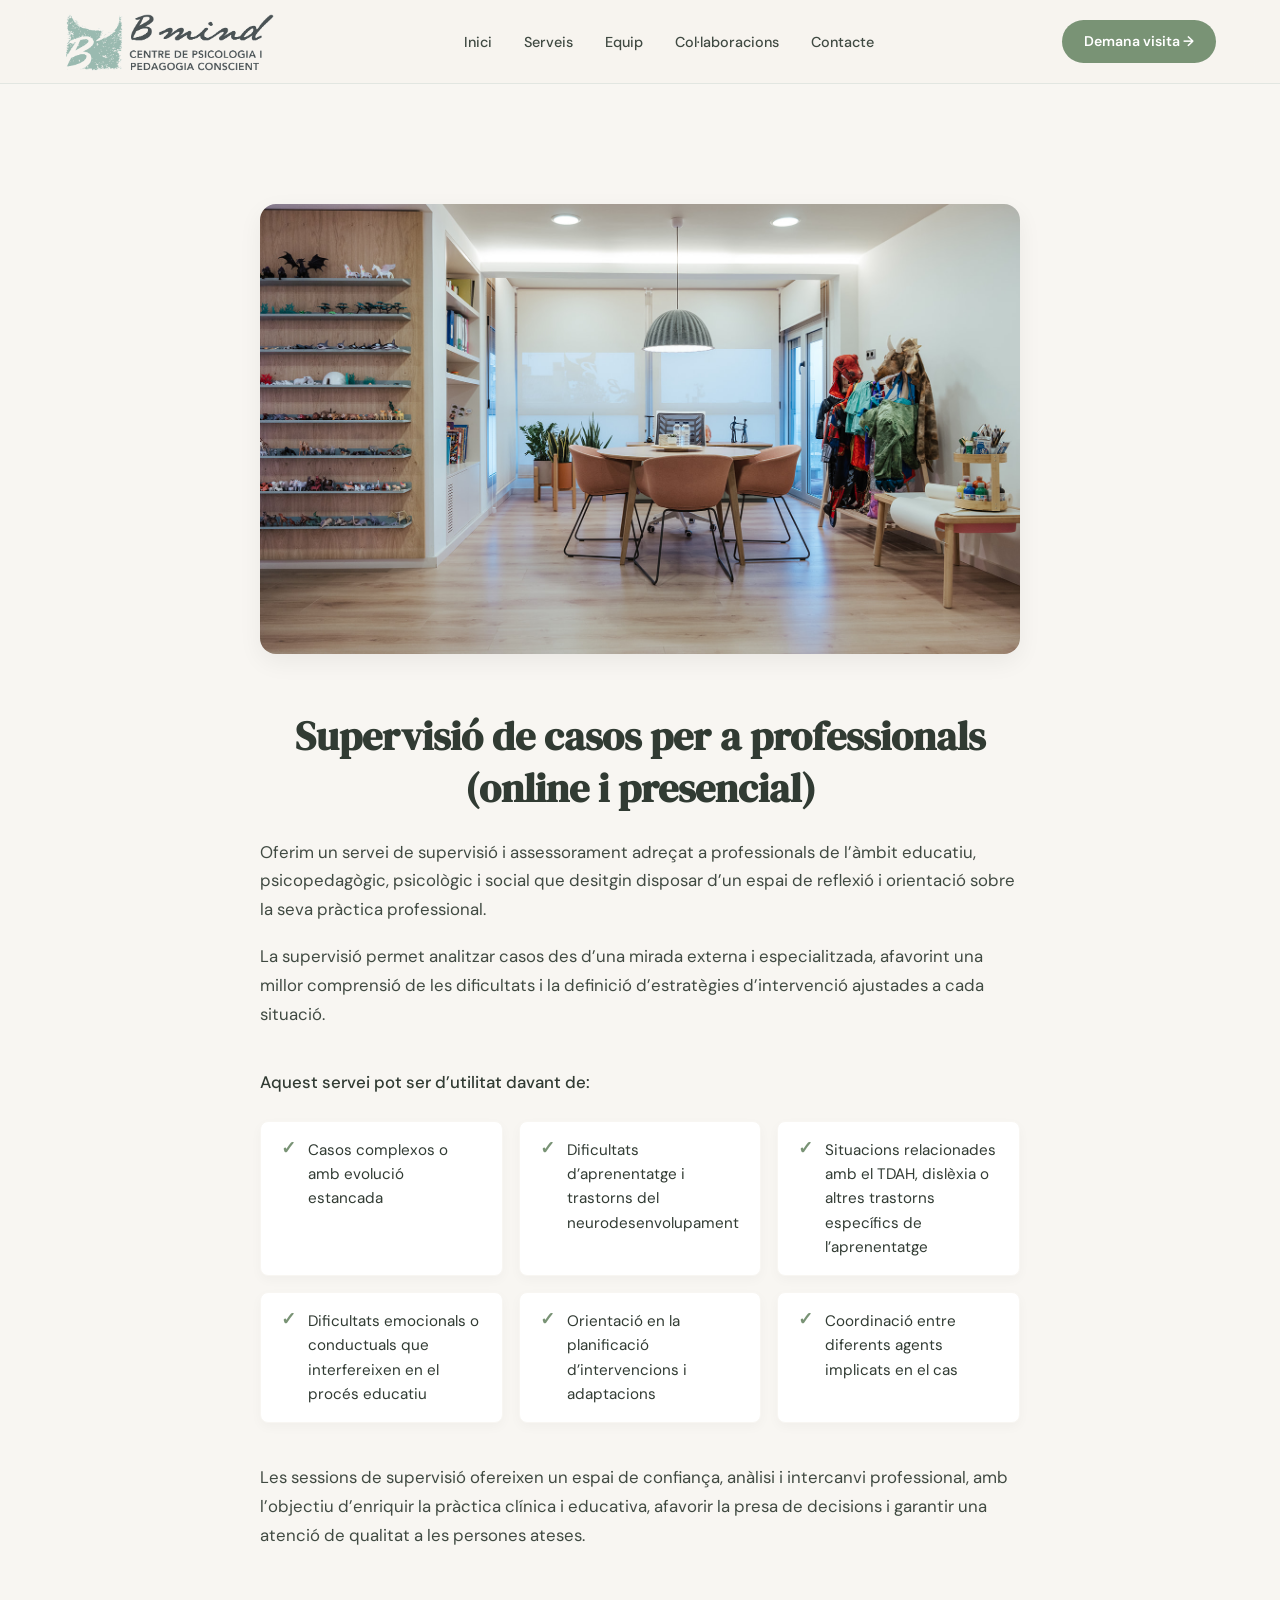
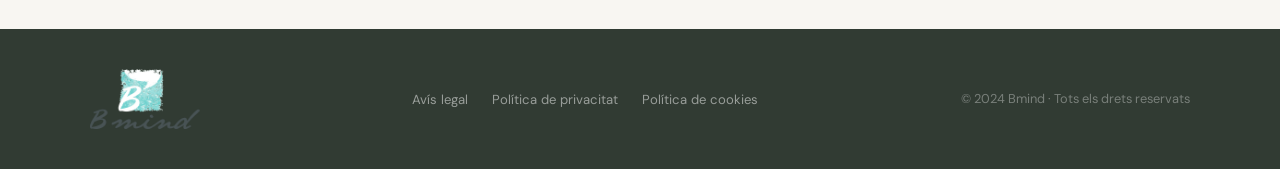
<file: supervisio.html>
<!DOCTYPE html>
<html lang="ca">

<head>
  <meta charset="UTF-8">
  <meta name="viewport" content="width=device-width, initial-scale=1.0">
  <title>Supervisió – Bmind</title>
  <link
    href="https://fonts.googleapis.com/css2?family=DM+Serif+Display:ital@0;1&family=DM+Sans:wght@300;400;500;600&display=swap"
    rel="stylesheet">
  <link rel="stylesheet" href="style.css">
  <style>
    html {
      scroll-behavior: smooth;
    }
    .service-hero-img {
      width: 100%;
      height: 450px;
      object-fit: cover;
      border-radius: var(--radius);
      margin-bottom: 3rem;
      box-shadow: 0 8px 24px rgba(0,0,0,0.06);
    }
    .service-detail {
      max-width: 800px;
      margin: 120px auto 80px;
      padding: 0 20px;
    }
    .service-detail h1 {
      font-family: 'DM Serif Display', serif;
      font-size: 2.5rem;
      color: var(--dark);
      margin-bottom: 1.5rem;
      text-align: center;
      line-height: 1.3;
    }
    .service-detail p {
      font-size: 1.05rem;
      color: var(--text);
      line-height: 1.7;
      margin-bottom: 1.2rem;
    }
    .features-grid {
      display: grid;
      grid-template-columns: repeat(auto-fill, minmax(240px, 1fr));
      gap: 16px;
      margin-top: 1.5rem;
      margin-bottom: 2.5rem;
      padding: 0;
      list-style: none;
    }
    .features-grid li {
      background: #ffffff;
      border: 1px solid var(--cream);
      padding: 16px 20px;
      border-radius: var(--radius-sm);
      box-shadow: 0 4px 12px rgba(0,0,0,0.03);
      font-size: 0.95rem;
      color: var(--dark);
      display: flex;
      align-items: flex-start;
      margin-bottom: 0;
      transition: transform 0.2s, box-shadow 0.2s, border-color 0.2s;
    }
    .features-grid li:hover {
      transform: translateY(-2px);
      box-shadow: 0 6px 16px rgba(0,0,0,0.06);
      border-color: var(--teal-light);
    }
    .features-grid li::before {
      content: '✓';
      color: var(--teal);
      font-weight: bold;
      margin-right: 12px;
      font-size: 1.1rem;
      line-height: 1.2;
    }

    @media (max-width: 768px) {
      .service-hero-img { height: 250px; }
      .service-detail h1 { font-size: 2rem; }
      .features-grid { grid-template-columns: 1fr; }
    }
  </style>
  <!-- Google tag (gtag.js) -->
  <script async src="https://www.googletagmanager.com/gtag/js?id=G-RXYBE85Y4N"></script>
  <script>
    window.dataLayer = window.dataLayer || [];
    function gtag(){dataLayer.push(arguments);}
    gtag('js', new Date());

    gtag('config', 'G-RXYBE85Y4N');
  </script>
</head>

<body>

      <nav>
    <a href="index.html" class="logo">
      <img src="images/transparent-image-2.png" alt="Bmind" style="height: 60px; width: auto;">
    </a>
    <ul class="nav-links">
      <li><a href="index.html">Inici</a></li>
      <li><a href="index.html#services">Serveis</a></li>
      <li><a href="index.html#team">Equip</a></li>
      <li><a href="index.html#collaborations">Col·laboracions</a></li>
      <li><a href="index.html#contact">Contacte</a></li>
    </ul>
    <a href="index.html#contact" class="nav-cta">Demana visita →</a>
  </nav>

  <section class="service-detail fade-up">
    
    <img src="images/Bmind_027.jpg" alt="Supervisió de casos per a professionals" class="service-hero-img">

    <h1>Supervisió de casos per a professionals (online i presencial)</h1>

    <p>Oferim un servei de supervisió i assessorament adreçat a professionals de l’àmbit educatiu, psicopedagògic, psicològic i social que desitgin disposar d’un espai de reflexió i orientació sobre la seva pràctica professional.</p>
    
    <p>La supervisió permet analitzar casos des d’una mirada externa i especialitzada, afavorint una millor comprensió de les dificultats i la definició d’estratègies d’intervenció ajustades a cada situació.</p>

    <p style="margin-top: 2.5rem; font-weight: 500; color: var(--dark);">Aquest servei pot ser d’utilitat davant de:</p>
    
    <ul class="features-grid">
      <li>Casos complexos o amb evolució estancada</li>
      <li>Dificultats d’aprenentatge i trastorns del neurodesenvolupament</li>
      <li>Situacions relacionades amb el TDAH, dislèxia o altres trastorns específics de l’aprenentatge</li>
      <li>Dificultats emocionals o conductuals que interfereixen en el procés educatiu</li>
      <li>Orientació en la planificació d’intervencions i adaptacions</li>
      <li>Coordinació entre diferents agents implicats en el cas</li>
    </ul>

    <p style="margin-top: 2rem;">Les sessions de supervisió ofereixen un espai de confiança, anàlisi i intercanvi professional, amb l’objectiu d’enriquir la pràctica clínica i educativa, afavorir la presa de decisions i garantir una atenció de qualitat a les persones ateses.</p>

  </section>

  <footer>
    <div class="footer-logo">
      <img src="images/bmind-logo.png" alt="Bmind" style="height: 60px; width: auto;">
    </div>
    <ul class="footer-links">
      <li><a href="avis-legal.html">Avís legal</a></li>
      <li><a href="politica-de-privacitat.html">Política de privacitat</a></li>
      <li><a href="#">Política de cookies</a></li>
    </ul>
    <span class="footer-copy">© 2024 Bmind · Tots els drets reservats</span>
  </footer>

  <script>
    // Intersection Observer per animacions de fade-up
    const observer = new IntersectionObserver((entries) => {
      entries.forEach(entry => {
        if (entry.isIntersecting) {
          entry.target.classList.add('visible');
        }
      });
    }, { threshold: 0.1, rootMargin: '0px 0px -40px 0px' });

    document.querySelectorAll('.fade-up').forEach(el => observer.observe(el));
    
    // Mostrem directament per evitar que quedi blanc si el scroll no l'activa
    setTimeout(() => {
        document.querySelectorAll('.fade-up').forEach(el => {
            if (el.getBoundingClientRect().top < window.innerHeight) {
                el.classList.add('visible');
            }
        });
    }, 100);
  </script>
</body>
</html>
</file>
<file: style.css>
:root {
    --cream: #F8F6F2;
    --dark: #313B33;
    --teal: #799375;
    --teal-light: #95AF91;
    --teal-pale: #E8EFE9;
    --accent: #C38B58;
    --warm: #E4D5C7;
    --text: #404A42;
    --muted: #8C998F;
    --white: #FFFFFF;
    --radius: 16px;
    --radius-sm: 8px;
  }

  *, *::before, *::after { box-sizing: border-box; margin: 0; padding: 0; }

  html { }

  body {
    font-family: 'DM Sans', sans-serif;
    background: var(--cream);
    color: var(--text);
    line-height: 1.6;
    overflow-x: hidden;
  }

  /* NAV */
  nav {
    position: sticky; top: 0; z-index: 100;
    background: rgba(247,244,239,0.92);
    backdrop-filter: blur(12px);
    border-bottom: 1px solid rgba(45,106,101,0.1);
    padding: 0 5%;
    display: flex; align-items: center; justify-content: space-between;
    height: 84px;
  }
  .logo {
    display: flex; align-items: flex-end; gap: 12px;
    font-family: 'DM Serif Display', serif;
    font-size: 1.4rem; color: var(--dark); text-decoration: none;
  }
  .logo-text {
    display: flex; flex-direction: column; justify-content: flex-end;
    padding-bottom: 4px;
  }
  .logo-line1 {
    font-family: 'DM Sans', sans-serif;
    font-size: 0.75rem;
    font-weight: 600;
    color: var(--dark);
    line-height: 1.2;
  }
  .logo-line2 {
    font-family: 'DM Sans', sans-serif;
    font-size: 0.75rem;
    font-weight: 600;
    color: var(--dark);
    line-height: 1.2;
  }
  .logo-icon {
    width: 38px; height: 38px; background: var(--teal);
    border-radius: 50%; display: flex; align-items: center; justify-content: center;
    font-size: 18px;
  }
  .nav-links { display: flex; gap: 32px; list-style: none; }
  .nav-links a {
    text-decoration: none; color: var(--text);
    font-size: 0.9rem; font-weight: 500;
    position: relative; padding-bottom: 4px;
    transition: color 0.2s;
  }
  .nav-links a::after {
    content: ''; position: absolute; bottom: 0; left: 0;
    width: 0; height: 2px; background: var(--teal);
    transition: width 0.3s;
  }
  .nav-links a:hover { color: var(--teal); }
  .nav-links a:hover::after { width: 100%; }
  .nav-links a.active { color: var(--teal); }
  .nav-links a.active::after { width: 100%; }
  .nav-cta {
    background: var(--teal); color: #fff;
    padding: 10px 22px; border-radius: 50px;
    font-size: 0.88rem; font-weight: 600;
    text-decoration: none; transition: background 0.2s, transform 0.15s;
    display: flex; align-items: center; gap: 8px;
  }
  .nav-cta:hover { background: var(--dark); transform: translateY(-1px); }

  /* HERO */
  .hero {
    min-height: 90vh;
    display: grid; grid-template-columns: 1fr 1fr;
    align-items: center; gap: 60px;
    padding: 80px 7% 60px;
    position: relative; overflow: hidden;
  }
  .hero::before {
    content: '';
    position: absolute; top: -100px; right: -100px;
    width: 600px; height: 600px;
    background: radial-gradient(circle, rgba(74,158,150,0.12) 0%, transparent 70%);
    border-radius: 50%;
  }
  .hero-badge {
    display: inline-flex; align-items: center; gap: 8px;
    background: var(--teal-pale); color: var(--teal);
    padding: 6px 16px; border-radius: 50px;
    font-size: 0.8rem; font-weight: 600; letter-spacing: 0.05em;
    margin-bottom: 24px; text-transform: uppercase;
  }
  .hero h1 {
    font-family: 'DM Serif Display', serif;
    font-size: clamp(2.4rem, 4vw, 3.6rem);
    line-height: 1.12; color: var(--dark);
    margin-bottom: 20px;
  }
  .hero h1 em { color: var(--teal); font-style: italic; }
  .hero-sub {
    font-size: 1.05rem; color: var(--muted); max-width: 420px;
    margin-bottom: 36px; line-height: 1.7;
  }
  .hero-btns { display: flex; gap: 14px; flex-wrap: wrap; }
  .btn-primary {
    background: var(--dark); color: #fff;
    padding: 14px 28px; border-radius: 50px;
    font-weight: 600; font-size: 0.92rem;
    text-decoration: none; transition: all 0.2s;
    display: inline-flex; align-items: center; gap: 8px;
  }
  .btn-primary:hover { background: var(--teal); transform: translateY(-2px); box-shadow: 0 8px 24px rgba(45,106,101,0.3); }
  .btn-outline {
    background: transparent; color: var(--dark);
    padding: 14px 28px; border-radius: 50px;
    font-weight: 600; font-size: 0.92rem;
    text-decoration: none; border: 1.5px solid rgba(28,43,42,0.2);
    transition: all 0.2s; display: inline-flex; align-items: center; gap: 8px;
  }
  .btn-outline:hover { border-color: var(--teal); color: var(--teal); }

  .hero-image {
    position: relative; display: flex; justify-content: center;
  }
  .hero-img-wrap {
    width: 100%; max-width: 500px;
    aspect-ratio: 4/5; border-radius: 40% 60% 55% 45% / 45% 40% 60% 55%;
    overflow: hidden; position: relative;
    background: var(--warm);
    animation: morphBlob 8s ease-in-out infinite;
  }
  @keyframes morphBlob {
    0%, 100% { border-radius: 40% 60% 55% 45% / 45% 40% 60% 55%; }
    33% { border-radius: 55% 45% 40% 60% / 55% 60% 40% 45%; }
    66% { border-radius: 45% 55% 60% 40% / 60% 45% 55% 40%; }
  }
  .hero-img-wrap img { width: 100%; height: 100%; object-fit: cover; }
  
  .carousel-container {
    position: relative;
    width: 100%;
    height: 100%;
  }
  
  .carousel-img {
    position: absolute;
    top: 0;
    left: 0;
    width: 100%;
    height: 100%;
    object-fit: cover;
    opacity: 0;
    transition: opacity 2.5s ease-in-out;
  }
  
  .carousel-img.active {
    opacity: 1;
  }
  
  .hero-img-card {
    position: absolute; bottom: 30px; left: -30px;
    background: white; border-radius: var(--radius);
    padding: 16px 20px;
    box-shadow: 0 12px 40px rgba(0,0,0,0.12);
    display: flex; align-items: center; gap: 12px;
  }
  .hero-img-card .stat { font-family: 'DM Serif Display', serif; font-size: 1.8rem; color: var(--teal); line-height: 1; }
  .hero-img-card p { font-size: 0.78rem; color: var(--muted); margin-top: 2px; }

  /* FEATURES STRIP */
  .features {
    background: white;
    padding: 50px 7%;
    display: grid; grid-template-columns: repeat(4, 1fr); gap: 30px;
    border-top: 1px solid rgba(45,106,101,0.08);
    border-bottom: 1px solid rgba(45,106,101,0.08);
  }
  .feature-item { display: flex; gap: 16px; align-items: flex-start; }
  .feat-icon {
    flex-shrink: 0;
    display: flex; align-items: center; justify-content: center;
  }
  .feature-item h4 { font-size: 0.92rem; font-weight: 600; color: var(--dark); margin-bottom: 6px; }
  .feature-item p { font-size: 0.82rem; color: var(--muted); line-height: 1.5; }

  /* SECTION HEADER */
  .section-header { text-align: center; margin-bottom: 56px; }
  .section-label {
    display: inline-block; font-size: 0.75rem; font-weight: 600;
    letter-spacing: 0.1em; text-transform: uppercase; color: var(--teal);
    margin-bottom: 12px;
  }
  .section-header h2 {
    font-family: 'DM Serif Display', serif;
    font-size: clamp(2rem, 3.5vw, 2.8rem); color: var(--dark); line-height: 1.2;
  }
  .section-divider {
    width: 48px; height: 3px; background: var(--teal);
    margin: 16px auto 0; border-radius: 2px;
  }

  /* SERVICES */
  .services { padding: 90px 7%; }
  .services-grid { display: grid; grid-template-columns: repeat(3, 1fr); gap: 28px; }
  .service-card {
    background: white; border-radius: var(--radius);
    overflow: hidden;
    box-shadow: 0 2px 16px rgba(0,0,0,0.06);
    transition: transform 0.3s, box-shadow 0.3s;
    display: flex;
    flex-direction: column;
  }
  .service-card:hover { transform: translateY(-8px); box-shadow: 0 16px 48px rgba(45,106,101,0.15); }
  .service-card-img {
    height: 320px; position: relative;
    background: var(--warm);
    flex-shrink: 0;
    cursor: pointer;
  }
  .service-card-img img { width: 100%; height: 100%; object-fit: cover; object-position: center; transition: transform 0.4s; }
  .service-card:hover .service-card-img img { transform: scale(1.05); }
  .service-card-icon {
    position: absolute; bottom: -20px; left: 24px;
    width: 44px; height: 44px; background: white;
    border-radius: 50%; display: flex; align-items: center; justify-content: center;
    font-size: 20px; box-shadow: 0 4px 12px rgba(0,0,0,0.12);
    z-index: 3;
  }
  .service-card-body { 
    padding: 36px 28px 28px; position: relative; z-index: 2; background: white; 
    display: flex; flex-direction: column; flex-grow: 1;
  }
  .service-card-body h3 {
    font-family: 'DM Serif Display', serif;
    font-size: 1.35rem; color: var(--dark); margin-bottom: 12px;
  }
  .service-card-body p { font-size: 0.88rem; color: var(--muted); margin-bottom: 18px; line-height: 1.6; }
  .card-description {
    display: -webkit-box;
    -webkit-line-clamp: 5;
    -webkit-box-orient: vertical;
    overflow: hidden;
    margin-bottom: 16px;
  }
  .card-description p:last-child {
    margin-bottom: 0;
  }
  .saber-mes {
    color: var(--teal);
    font-weight: 600;
    font-size: 0.88rem;
    cursor: pointer;
    margin-top: auto;
    align-self: flex-start;
  }
  .saber-mes:hover {
    text-decoration: underline;
  }

  /* MODAL EQUIP */
  .modal-overlay {
    position: fixed;
    top: 0; left: 0; width: 100%; height: 100%;
    background: rgba(0, 0, 0, 0.6);
    z-index: 1000;
    display: none;
    align-items: center;
    justify-content: center;
    opacity: 0;
    transition: opacity 0.3s ease;
  }
  .modal-overlay.active {
    opacity: 1;
  }
  .modal-content {
    background: #fff;
    width: 90%;
    max-width: 900px;
    max-height: 90vh;
    border-radius: 12px;
    position: relative;
    overflow-y: auto;
    box-shadow: 0 15px 30px rgba(0,0,0,0.2);
  }
  .modal-close {
    position: absolute;
    top: 15px; right: 20px;
    font-size: 28px;
    font-weight: bold;
    color: #666;
    cursor: pointer;
    z-index: 2;
    transition: color 0.2s;
  }
  .modal-close:hover { color: #000; }
  
  .modal-body {
    display: flex;
    flex-direction: column;
  }
  .modal-img-container {
    width: 100%;
    height: 300px;
    overflow: hidden;
  }
  .modal-img-container img {
    width: 100%;
    height: 100%;
    object-fit: cover;
    object-position: center 25%;
  }
  .modal-text {
    padding: 30px;
  }
  .modal-text h3 {
    font-family: 'DM Serif Display', serif;
    font-size: 1.8rem;
    color: var(--dark);
    margin-bottom: 16px;
  }
  #modal-description p {
    font-size: 0.95rem;
    color: var(--text);
    margin-bottom: 15px;
    line-height: 1.7;
  }
  #modal-description p:last-child {
    margin-bottom: 0;
  }

  @media (min-width: 768px) {
    .modal-body {
      flex-direction: row;
    }
    .modal-img-container {
      width: 40%;
      height: auto;
      min-height: 400px;
    }
    .modal-text {
      width: 60%;
      padding: 40px;
      overflow-y: auto;
      max-height: 80vh;
    }
  }
  .service-list { list-style: none; margin-bottom: 24px; }
  .service-list li {
    font-size: 0.84rem; color: var(--text); padding: 5px 0;
    display: flex; align-items: center; gap: 8px;
  }
  .service-list li::before { content: '✓'; color: var(--teal); font-weight: 700; font-size: 0.9rem; }
  .btn-link {
    display: inline-flex; align-items: center; gap: 6px;
    color: var(--teal); font-weight: 600; font-size: 0.88rem;
    text-decoration: none; transition: gap 0.2s;
    margin-top: auto; align-self: flex-start;
  }
  .btn-link:hover { gap: 10px; }

  /* PROCESS */
  .process {
    background: var(--dark); padding: 90px 7%;
    color: white; position: relative; overflow: hidden;
  }
  .process::before {
    content: '';
    position: absolute; top: -200px; right: -200px;
    width: 500px; height: 500px;
    background: radial-gradient(circle, rgba(74,158,150,0.2) 0%, transparent 70%);
    border-radius: 50%;
  }
  .process .section-header h2 { color: white; }
  .process .section-label { color: var(--teal-light); }
  .process-grid {
    display: grid; grid-template-columns: 1fr 1fr;
    gap: 60px; align-items: center;
  }
  .process-text p { color: rgba(255,255,255,0.65); font-size: 1rem; line-height: 1.7; margin-bottom: 28px; }
  .btn-primary-light {
    background: var(--teal); color: white;
    padding: 14px 28px; border-radius: 50px;
    font-weight: 600; font-size: 0.92rem;
    text-decoration: none; display: inline-flex; align-items: center; gap: 8px;
    transition: all 0.2s;
  }
  .btn-primary-light:hover { background: var(--teal-light); transform: translateY(-2px); }
  .steps { display: flex; flex-direction: column; gap: 0; }
  .step {
    display: flex; gap: 24px; align-items: flex-start;
    padding: 28px 0; position: relative;
  }
  .step:not(:last-child)::after {
    content: '';
    position: absolute; left: 20px; top: 68px;
    width: 2px; height: calc(100% - 40px);
    background: rgba(255,255,255,0.1);
  }
  .step-num {
    width: 40px; height: 40px; flex-shrink: 0;
    background: var(--teal); border-radius: 50%;
    display: flex; align-items: center; justify-content: center;
    font-weight: 700; font-size: 0.9rem; color: white;
    position: relative; z-index: 1;
  }
  .step h4 { color: white; font-size: 1rem; font-weight: 600; margin-bottom: 6px; }
  .step p { color: rgba(255,255,255,0.55); font-size: 0.86rem; line-height: 1.5; }
  /* COLLABORATIONS */
  .collaborations { padding: 90px 7%; background: var(--dark); color: white; position: relative; overflow: hidden; }
  .collaborations .section-header h2 { color: white; }
  .collaborations .section-label { color: var(--teal-light); }
  .collaborations-text { max-width: 800px; margin: 0 auto; text-align: center; position: relative; z-index: 2; }
  .collaborations-text p { color: rgba(255,255,255,0.65); font-size: 1.05rem; line-height: 1.7; }

  /* TEAM */
  .team { padding: 90px 7%; background: white; }
  .team .section-label { color: var(--teal); }
  .team-grid { display: grid; grid-template-columns: 1fr 1fr; gap: 60px; align-items: center; }
  .team-content h2 {
    font-family: 'DM Serif Display', serif;
    font-size: clamp(1.8rem, 3vw, 2.4rem); color: var(--dark); margin-bottom: 16px; line-height: 1.2;
  }
  .team-content p { color: var(--muted); line-height: 1.7; margin-bottom: 28px; }
  .team-avatars { display: flex; flex-wrap: wrap; gap: 16px; justify-content: center; max-width: 100%; margin: 0 auto; }
  .avatar {
    width: 115px; height: 115px; border-radius: 50%;
    border: 2px solid white;
    background: white;
    padding: 2px;
    box-shadow: 0 4px 12px rgba(0,0,0,0.1);
    display: flex; align-items: center; justify-content: center;
    font-size: 38px;
    transition: transform 0.3s ease, box-shadow 0.3s ease;
    position: relative;
    z-index: 1;
    cursor: pointer;
  }
  .avatar:hover {
    transform: scale(1.15);
    box-shadow: 0 8px 24px rgba(0,0,0,0.2);
    z-index: 10;
  }
  .avatar img {
    width: 100%; height: 100%; object-fit: cover; object-position: center 25%; border-radius: 50%;
  }
  .avatar-text-svg {
    position: absolute;
    top: 50%;
    left: 50%;
    transform: translate(-50%, -50%) rotate(-10deg);
    width: 170px;
    height: 170px;
    pointer-events: none;
    opacity: 0;
    transition: opacity 0.4s ease, transform 0.4s ease;
    z-index: 2;
    filter: drop-shadow(0 4px 8px rgba(0,0,0,0.1));
  }
  .avatar:hover .avatar-text-svg {
    opacity: 1;
    transform: translate(-50%, -50%) rotate(0deg);
  }
  .avatar-name {
    fill: var(--dark);
    font-family: 'DM Sans', sans-serif;
    font-size: 15px;
    font-weight: 500;
    letter-spacing: 0;
  }
  .avatar-role {
    fill: var(--teal);
    font-family: 'DM Sans', sans-serif;
    font-size: 11px;
    font-weight: 500;
    letter-spacing: 0;
  }
  .cta-box {
    background: var(--dark); border-radius: var(--radius);
    padding: 44px; color: white;
  }
  .cta-box h3 {
    font-family: 'DM Serif Display', serif;
    font-size: 1.9rem; margin-bottom: 12px; line-height: 1.2; color: white;
  }
  .cta-box p { color: rgba(255,255,255,0.65); margin-bottom: 28px; line-height: 1.6; }
  .cta-btns { display: flex; gap: 12px; flex-wrap: wrap; }
  .btn-white {
    background: white; color: var(--dark);
    padding: 12px 22px; border-radius: 50px;
    font-weight: 600; font-size: 0.88rem;
    text-decoration: none; display: inline-flex; align-items: center; gap: 8px;
    transition: all 0.2s;
  }
  .btn-white:hover { background: var(--cream); transform: translateY(-1px); }
  .btn-ghost-white {
    background: transparent; color: white;
    padding: 12px 22px; border-radius: 50px;
    font-weight: 600; font-size: 0.88rem;
    text-decoration: none; border: 1.5px solid rgba(255,255,255,0.3);
    display: inline-flex; align-items: center; gap: 8px;
    transition: all 0.2s;
  }
  .btn-ghost-white:hover { border-color: white; }

  /* TESTIMONIALS */
  .testimonials { padding: 90px 7%; background: var(--cream); }
  .testimonials-grid { display: grid; grid-template-columns: 2fr 1fr; gap: 32px; align-items: start; }
  .reviews-col { display: flex; flex-direction: column; gap: 20px; }
  .review-card {
    background: white; border-radius: var(--radius);
    padding: 28px; box-shadow: 0 2px 12px rgba(0,0,0,0.06);
  }
  .quote-mark { font-size: 2.5rem; color: var(--teal); line-height: 0.8; margin-bottom: 12px; font-family: Georgia, serif; }
  .review-card p { font-size: 0.9rem; color: var(--text); line-height: 1.65; margin-bottom: 16px; }
  .review-author { display: flex; align-items: center; gap: 10px; }
  .review-avatar {
    width: 36px; height: 36px; background: var(--teal-pale);
    border-radius: 50%; display: flex; align-items: center; justify-content: center;
    font-size: 16px;
  }
  .review-author strong { font-size: 0.85rem; color: var(--dark); display: block; }
  .review-author span { font-size: 0.78rem; color: var(--muted); }
  .stars { color: #F5A623; font-size: 0.85rem; margin-bottom: 4px; }
  .testimonials-image {
    border-radius: var(--radius); overflow: hidden;
    height: 340px; background: var(--warm);
    display: flex; align-items: center; justify-content: center;
    font-size: 80px;
  }

  /* CONTACT */
  .contact { padding: 90px 7%; background: white; }
  .contact-grid { display: grid; grid-template-columns: 1fr 1.4fr; gap: 60px; align-items: start; }
  .contact-info h2 {
    font-family: 'DM Serif Display', serif;
    font-size: clamp(1.8rem, 3vw, 2.4rem); color: var(--dark); margin-bottom: 28px; line-height: 1.2;
  }
  .info-item { display: flex; gap: 14px; margin-bottom: 20px; align-items: flex-start; }
  .info-icon {
    width: 40px; height: 40px; background: var(--teal-pale);
    border-radius: var(--radius-sm); flex-shrink: 0;
    display: flex; align-items: center; justify-content: center; font-size: 18px;
  }
  .info-item strong { font-size: 0.88rem; font-weight: 600; color: var(--dark); display: block; margin-bottom: 2px; }
  .info-item span { font-size: 0.85rem; color: var(--muted); }
  .contact-form { background: var(--cream); border-radius: var(--radius); padding: 36px; }
  .form-row { display: grid; grid-template-columns: 1fr 1fr; gap: 14px; margin-bottom: 14px; }
  .form-group { margin-bottom: 14px; }
  .form-group label { font-size: 0.82rem; font-weight: 500; color: var(--dark); display: block; margin-bottom: 6px; }
  .form-group input,
  .form-group textarea,
  .form-group select {
    width: 100%; padding: 12px 16px;
    border: 1.5px solid rgba(28,43,42,0.1); border-radius: var(--radius-sm);
    font-family: 'DM Sans', sans-serif; font-size: 0.88rem; color: var(--text);
    background: white; outline: none;
    transition: border-color 0.2s;
  }
  .form-group input:focus,
  .form-group textarea:focus { border-color: var(--teal); }
  .form-group textarea { resize: vertical; min-height: 100px; }
  .form-check { display: flex; align-items: flex-start; gap: 10px; margin-bottom: 20px; }
  .form-check input[type="checkbox"] { width: 16px; height: 16px; accent-color: var(--teal); margin-top: 2px; cursor: pointer; }
  .form-check label { font-size: 0.82rem; color: var(--muted); line-height: 1.4; }
  .form-check a { color: var(--teal); }
  .btn-submit {
    background: var(--teal); color: white;
    padding: 14px 32px; border-radius: 50px;
    font-weight: 600; font-size: 0.92rem; border: none;
    cursor: pointer; transition: all 0.2s; font-family: 'DM Sans', sans-serif;
  }
  .btn-submit:hover { background: var(--dark); transform: translateY(-2px); box-shadow: 0 8px 24px rgba(45,106,101,0.3); }

  /* FOOTER */
  footer {
    background: var(--dark); padding: 40px 7%;
    display: flex; align-items: center; justify-content: space-between;
    flex-wrap: wrap; gap: 20px;
  }
  .footer-logo { color: white; font-family: 'DM Serif Display', serif; font-size: 1.2rem; display: flex; align-items: center; gap: 10px; }
  .footer-links { display: flex; gap: 24px; list-style: none; flex-wrap: wrap; }
  .footer-links a { color: rgba(255,255,255,0.5); font-size: 0.82rem; text-decoration: none; transition: color 0.2s; }
  .footer-links a:hover { color: white; }
  .footer-copy { color: rgba(255,255,255,0.35); font-size: 0.8rem; }
  .footer-nav { display: flex; gap: 28px; list-style: none; flex-wrap: wrap; }
  .footer-nav a { color: rgba(255,255,255,0.6); font-size: 0.85rem; text-decoration: none; transition: color 0.2s; }
  .footer-nav a:hover { color: white; }

  /* ANIMATIONS */
  .fade-up {
    opacity: 0; transform: translateY(30px);
    transition: opacity 0.6s ease, transform 0.6s ease;
  }
  .fade-up.visible { opacity: 1; transform: translateY(0); }

  /* SCROLL INDICATOR */
  .scroll-top {
    position: fixed; bottom: 28px; right: 28px;
    width: 44px; height: 44px; background: var(--teal);
    border-radius: 50%; display: flex; align-items: center; justify-content: center;
    color: white; font-size: 18px; cursor: pointer;
    box-shadow: 0 4px 16px rgba(45,106,101,0.4);
    transition: all 0.2s; z-index: 99; text-decoration: none;
    opacity: 0; pointer-events: none;
  }
  .scroll-top.show { opacity: 1; pointer-events: auto; }
  .scroll-top:hover { background: var(--dark); transform: translateY(-3px); }

  @media (max-width: 900px) {
    .hero, .services-grid, .process-grid, .team-grid,
    .testimonials-grid, .contact-grid { grid-template-columns: 1fr; }
    .features { grid-template-columns: 1fr 1fr; }
    .hero { padding: 60px 6% 40px; gap: 40px; }
    .hero-image { order: -1; }
    .hero-img-wrap { max-width: 360px; margin: 0 auto; }
    .hero-img-card { left: 0; }
    .form-row { grid-template-columns: 1fr; }
    footer { flex-direction: column; text-align: center; }
  }
  @media (max-width: 600px) {
    .features { grid-template-columns: 1fr; }
    .nav-links { display: none; }
    .services-grid { grid-template-columns: 1fr; }
  }
</file>
